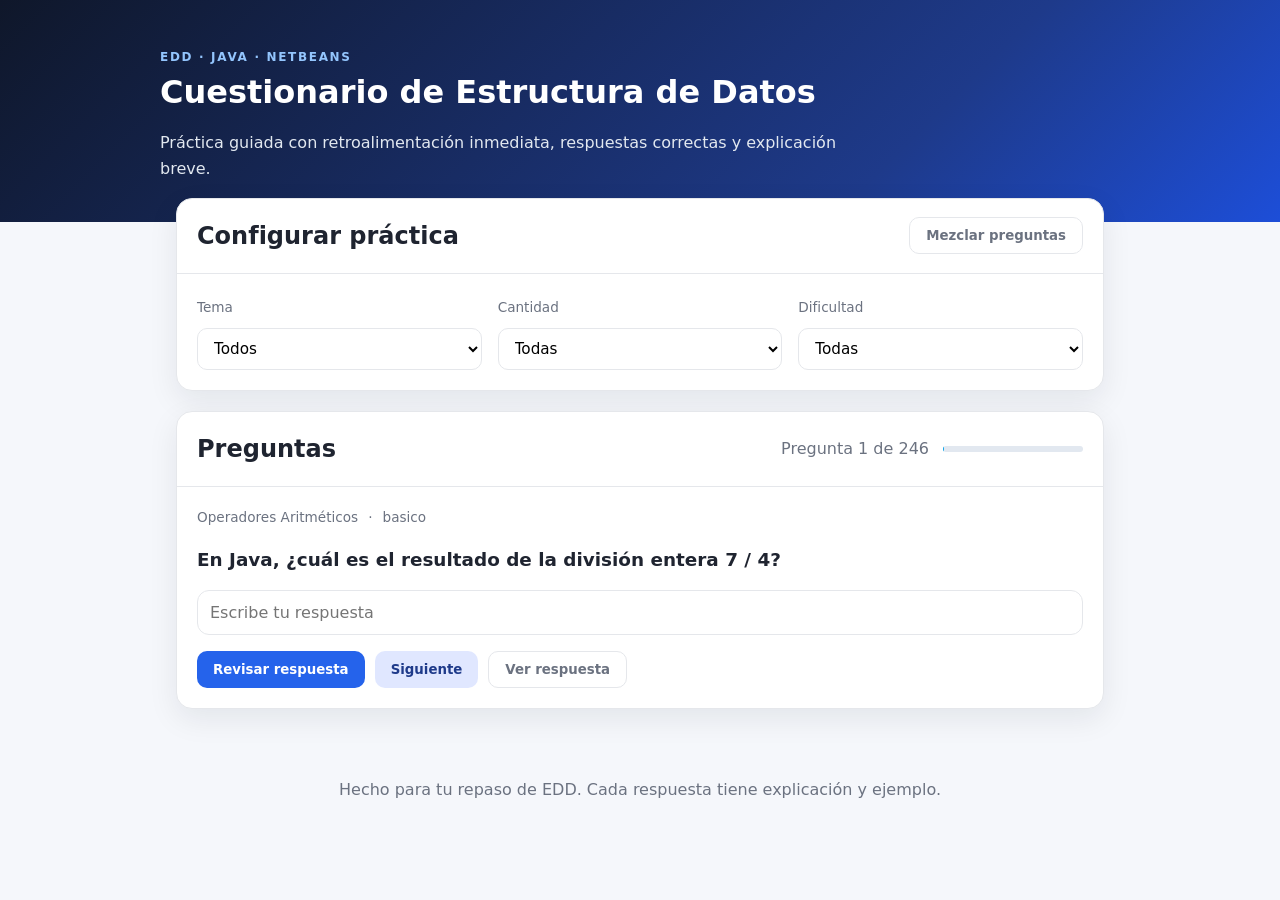
<file: index.html>
<!doctype html>
<html lang="es">
<head>
  <meta charset="utf-8" />
  <meta name="viewport" content="width=device-width, initial-scale=1" />
  <title>Cuestionario Estructura de Datos</title>
  <link rel="stylesheet" href="styles.css" />
</head>
<body>
  <header class="hero">
    <div class="hero-content">
      <p class="tag">EDD · Java · NetBeans</p>
      <h1>Cuestionario de Estructura de Datos</h1>
      <p class="subtitle">Práctica guiada con retroalimentación inmediata, respuestas correctas y explicación breve.</p>
    </div>
  </header>

  <main class="container">
    <section class="panel" aria-labelledby="config-title">
      <div class="panel-header">
        <h2 id="config-title">Configurar práctica</h2>
        <button id="shuffleBtn" class="ghost">Mezclar preguntas</button>
      </div>
      <div class="panel-body grid">
        <div class="field">
          <label for="topicSelect">Tema</label>
          <select id="topicSelect">
            <option value="all">Todos</option>
          </select>
        </div>
        <div class="field">
          <label for="countSelect">Cantidad</label>
          <select id="countSelect">
            <option value="all">Todas</option>
          </select>
        </div>
        <div class="field">
          <label for="difficultySelect">Dificultad</label>
          <select id="difficultySelect">
            <option value="all">Todas</option>
          </select>
        </div>
      </div>
    </section>

    <section class="panel" aria-labelledby="quiz-title">
      <div class="panel-header">
        <h2 id="quiz-title">Preguntas</h2>
        <div class="progress" aria-live="polite">
          <span id="progressText">Pregunta 1 de 1</span>
          <div class="progress-bar">
            <div id="progressFill" class="progress-fill"></div>
          </div>
        </div>
      </div>
      <div class="panel-body">
        <article id="questionCard" class="question"></article>
        <div id="feedback" class="feedback" aria-live="polite"></div>
        <div class="actions">
          <button id="checkBtn" class="primary">Revisar respuesta</button>
          <button id="nextBtn" class="secondary" disabled>Siguiente</button>
          <button id="showBtn" class="ghost">Ver respuesta</button>
        </div>
      </div>
    </section>

    <section class="panel" aria-labelledby="summary-title" id="summary" hidden>
      <div class="panel-header">
        <h2 id="summary-title">Resumen</h2>
        <button id="restartBtn" class="primary">Reiniciar práctica</button>
      </div>
      <div class="panel-body">
        <div class="summary-grid">
          <div>
            <p class="label">Puntaje</p>
            <p id="scoreText" class="score">0/0</p>
          </div>
          <div>
            <p class="label">Fortalecer</p>
            <ul id="weakTopics" class="weak-list"></ul>
          </div>
        </div>
        <div>
          <h3>Recomendaciones</h3>
          <ul class="recommendations">
            <li>Repite las preguntas donde fallaste y escribe el razonamiento antes de responder.</li>
            <li>Implementa al menos una estructura por tema en Java (pila, cola, lista, árbol).</li>
            <li>Practica el análisis de complejidad con ejemplos concretos.</li>
          </ul>
        </div>
      </div>
    </section>
  </main>

  <footer class="footer">
    <p>Hecho para tu repaso de EDD. Cada respuesta tiene explicación y ejemplo.</p>
  </footer>

  <script src="questions.js" defer></script>
  <script src="app.js" defer></script>
</body>
</html>
</file>
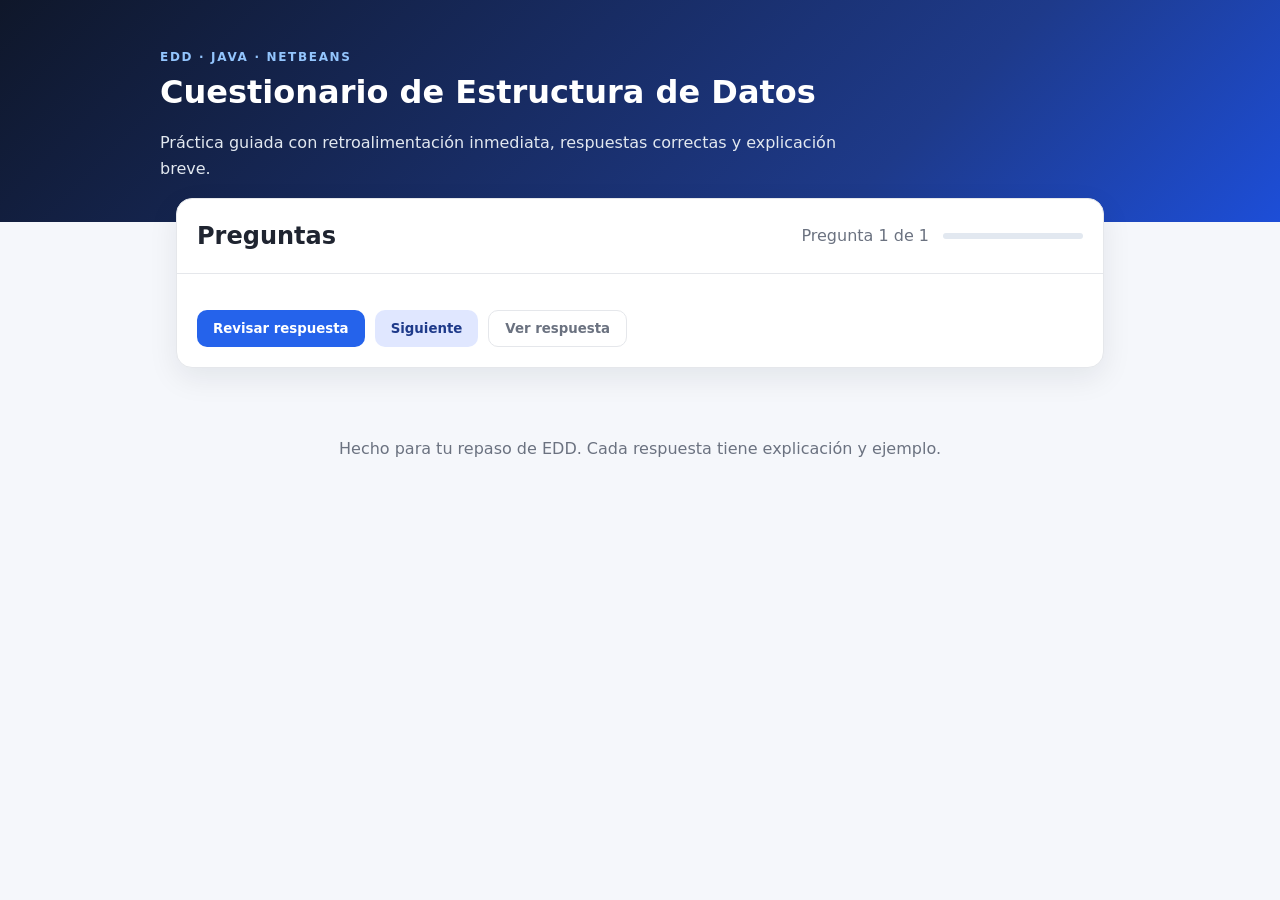
<file: index-standalone.html>
<!doctype html>
<html lang="es">
<head>
  <meta charset="utf-8" />
  <meta name="viewport" content="width=device-width, initial-scale=1" />
  <title>Cuestionario Estructura de Datos</title>
  <style>
    :root {
      color-scheme: light;
      --bg: #f5f7fb;
      --card: #ffffff;
      --text: #1f2430;
      --muted: #6b7280;
      --primary: #2563eb;
      --primary-600: #1d4ed8;
      --accent: #0ea5e9;
      --border: #e5e7eb;
      
      --shadow: 0 10px 30px rgba(15, 23, 42, 0.08);
    }

    * {
      box-sizing: border-box;
      margin: 0;
      padding: 0;
      font-family: "Inter", "Segoe UI", system-ui, sans-serif;
    }

    body {
      background: var(--bg);
      color: var(--text);
      line-height: 1.6;
    }

    .hero {
      background: linear-gradient(135deg, #0f172a, #1e3a8a 70%, #1d4ed8);
      color: #fff;
      padding: 48px 16px 40px;
    }

    .hero-content {
      max-width: 960px;
      margin: 0 auto;
    }

    .tag {
      text-transform: uppercase;
      letter-spacing: 0.14em;
      font-size: 0.75rem;
      color: #93c5fd;
      font-weight: 600;
    }

    .subtitle {
      margin-top: 12px;
      color: #e2e8f0;
      max-width: 720px;
    }

    .container {
      max-width: 960px;
      margin: -24px auto 48px;
      padding: 0 16px;
      display: grid;
      gap: 20px;
    }

    .panel {
      background: var(--card);
      border-radius: 16px;
      box-shadow: var(--shadow);
      border: 1px solid var(--border);
      overflow: hidden;
    }

    .panel-header {
      display: flex;
      justify-content: space-between;
      align-items: center;
      padding: 18px 20px;
      border-bottom: 1px solid var(--border);
      gap: 12px;
      flex-wrap: wrap;
    }

    .panel-body {
      padding: 20px;
    }

    .grid {
      display: grid;
      grid-template-columns: repeat(auto-fit, minmax(180px, 1fr));
      gap: 16px;
    }

    .field label {
      font-size: 0.85rem;
      color: var(--muted);
    }

    .field select {
      margin-top: 8px;
      width: 100%;
      padding: 10px 12px;
      border-radius: 10px;
      border: 1px solid var(--border);
      background: #fff;
      font-size: 0.95rem;
    }

    .question {
      display: grid;
      gap: 16px;
    }

    .question h3 {
      font-size: 1.15rem;
    }

    .question .meta {
      display: flex;
      gap: 10px;
      flex-wrap: wrap;
      color: var(--muted);
      font-size: 0.85rem;
    }

    .code-block {
      background: #0f172a;
      color: #e2e8f0;
      padding: 16px;
      border-radius: 12px;
      font-family: "Fira Code", "Cascadia Code", monospace;
      font-size: 0.9rem;
      white-space: pre-wrap;
    }

    .options {
      display: grid;
      gap: 12px;
    }

    .option {
      display: flex;
      align-items: center;
      gap: 10px;
      padding: 12px 14px;
      border: 1px solid var(--border);
      border-radius: 12px;
      cursor: pointer;
      transition: border-color 0.2s, background 0.2s;
    }

    .option:hover {
      border-color: var(--accent);
      background: #eff6ff;
    }

    .input-answer {
      padding: 12px;
      border-radius: 12px;
      border: 1px solid var(--border);
      font-size: 1rem;
    }

    .progress {
      display: flex;
      align-items: center;
      gap: 14px;
      color: var(--muted);
    }

    .progress-bar {
      width: 140px;
      height: 6px;
      border-radius: 999px;
      background: #e2e8f0;
      overflow: hidden;
    }

    .progress-fill {
      height: 100%;
      background: var(--accent);
      width: 0%;
    }

    .actions {
      margin-top: 16px;
      display: flex;
      flex-wrap: wrap;
      gap: 10px;
    }

    button {
      padding: 10px 16px;
      border-radius: 10px;
      border: none;
      font-weight: 600;
      cursor: pointer;
    }

    .primary {
      background: var(--primary);
      color: #fff;
    }

    .primary:hover {
      background: var(--primary-600);
    }

    .secondary {
      background: #e0e7ff;
      color: #1e3a8a;
    }

    .ghost {
      background: transparent;
      color: var(--muted);
      border: 1px solid var(--border);
    }

    .feedback {
      margin-top: 16px;
      padding: 16px;
      border-radius: 12px;
      border: 1px solid var(--border);
      background: #f8fafc;
      display: none;
    }

    .feedback.success {
      border-color: #bbf7d0;
      background: #f0fdf4;
      color: #166534;
      display: block;
    }

    .feedback.error {
      border-color: #fecaca;
      background: #fef2f2;
      color: #991b1b;
      display: block;
    }

    .summary-grid {
      display: grid;
      grid-template-columns: repeat(auto-fit, minmax(200px, 1fr));
      gap: 16px;
      align-items: start;
    }

    .score {
      font-size: 2rem;
      font-weight: 700;
    }

    .label {
      color: var(--muted);
    }

    .weak-list {
      list-style: disc;
      margin-left: 18px;
    }

    .recommendations {
      margin-top: 8px;
      list-style: disc;
      margin-left: 18px;
    }

    .footer {
      text-align: center;
      padding: 20px 12px 40px;
      color: var(--muted);
    }

    @media (max-width: 680px) {
      .progress-bar {
        width: 100px;
      }
    }
  </style>
</head>
<body>
  <header class="hero">
    <div class="hero-content">
      <p class="tag">EDD · Java · NetBeans</p>
      <h1>Cuestionario de Estructura de Datos</h1>
      <p class="subtitle">Práctica guiada con retroalimentación inmediata, respuestas correctas y explicación breve.</p>
    </div>
  </header>

  <main class="container">
    <section class="panel" aria-labelledby="quiz-title">
      <div class="panel-header">
        <h2 id="quiz-title">Preguntas</h2>
        <div class="progress" aria-live="polite">
          <span id="progressText">Pregunta 1 de 1</span>
          <div class="progress-bar">
            <div id="progressFill" class="progress-fill"></div>
          </div>
        </div>
      </div>
      <div class="panel-body">
        <article id="questionCard" class="question"></article>
        <div id="feedback" class="feedback" aria-live="polite"></div>
        <div class="actions">
          <button id="checkBtn" class="primary">Revisar respuesta</button>
          <button id="nextBtn" class="secondary" disabled>Siguiente</button>
          <button id="showBtn" class="ghost">Ver respuesta</button>
        </div>
      </div>
    </section>

    <section class="panel" aria-labelledby="summary-title" id="summary" hidden>
      <div class="panel-header">
        <h2 id="summary-title">Resumen</h2>
        <button id="restartBtn" class="primary">Reiniciar práctica</button>
      </div>
      <div class="panel-body">
        <div class="summary-grid">
          <div>
            <p class="label">Puntaje</p>
            <p id="scoreText" class="score">0/0</p>
          </div>
          <div>
            <p class="label">Fortalecer</p>
            <ul id="weakTopics" class="weak-list"></ul>
          </div>
        </div>
        <div>
          <h3>Recomendaciones</h3>
          <ul class="recommendations">
            <li>Repite las preguntas donde fallaste y escribe el razonamiento antes de responder.</li>
            <li>Implementa al menos una estructura por tema en Java (pila, cola, lista, árbol).</li>
            <li>Practica el análisis de complejidad con ejemplos concretos.</li>
          </ul>
        </div>
      </div>
    </section>
  </main>

  <footer class="footer">
    <p>Hecho para tu repaso de EDD. Cada respuesta tiene explicación y ejemplo.</p>
  </footer>

  <script>
    window.QUESTION_BANK = [
  // ============================================
  // OPERADORES EN JAVA
  // ============================================
  {
    id: 1,
    topic: "Operadores Aritméticos",
    difficulty: "basico",
    type: "input",
    prompt: "En Java, ¿cuál es el resultado de la división entera 7 / 4?",
    answer: ["1"],
    answerText: "1",
    explanation: "La división entera en Java trunca la parte decimal. 7/4 = 1.75, pero como ambos son enteros, el resultado es 1.",
    hint: "La división entera NO redondea, solo trunca la parte decimal."
  },
  {
    id: 2,
    topic: "Operadores Aritméticos",
    difficulty: "basico",
    type: "input",
    prompt: "¿Cuál es el resultado de 17 % 5 en Java?",
    answer: ["2"],
    answerText: "2",
    explanation: "El operador % (módulo o residuo) devuelve el residuo de la división. 17 = 3*5 + 2, por lo tanto 17 % 5 = 2.",
    hint: "El operador % calcula el residuo de la división."
  },
  {
    id: 3,
    topic: "Operadores Aritméticos",
    difficulty: "medio",
    type: "mcq",
    prompt: "¿Cuál es el resultado de la expresión: 7 % 4?",
    choices: ["0", "1", "2", "3"],
    answer: 3,
    explanation: "7 dividido entre 4 es 1 con residuo 3. El operador % devuelve el residuo, por lo tanto 7 % 4 = 3.",
    hint: "7 = 1*4 + 3"
  },
  {
    id: 4,
    topic: "Operadores Relacionales",
    difficulty: "basico",
    type: "input",
    prompt: "En Java, ¿cuál es el operador relacional para 'no es igual'?",
    answer: ["!="],
    answerText: "!=",
    explanation: "El operador de desigualdad en Java es != (no usar =, es comparación).",
    hint: "Se usa el signo de exclamación con el igual."
  },
  {
    id: 5,
    topic: "Operadores Relacionales",
    difficulty: "basico",
    type: "truefalse",
    prompt: "En Java, el operador == se utiliza para comparar si dos valores son iguales.",
    choices: ["Verdadero", "Falso"],
    answer: 0,
    explanation: "El operador == (doble igual) se usa para comparación. El operador = (un solo igual) se usa para asignación.",
    hint: "No confundir = (asignación) con == (comparación)."
  },
  {
    id: 6,
    topic: "Operadores de Asignación",
    difficulty: "medio",
    type: "mcq",
    prompt: "Si int x = 10; y luego ejecutamos x += 5; ¿cuál es el valor final de x?",
    choices: ["5", "10", "15", "50"],
    answer: 2,
    explanation: "El operador += es equivalente a x = x + 5. Por lo tanto, x = 10 + 5 = 15.",
    hint: "x += 5 es lo mismo que x = x + 5."
  },
  {
    id: 7,
    topic: "Operadores de Asignación",
    difficulty: "medio",
    type: "input",
    prompt: "¿Cuál es la forma simplificada de escribir la operación: algo = algo * 3?",
    answer: ["algo *= 3", "algo*=3"],
    answerText: "algo *= 3",
    explanation: "Los operadores de asignación compuestos combinan una operación aritmética con la asignación. algo *= 3 es equivalente a algo = algo * 3.",
    hint: "Se juntan el operador de multiplicación con el de asignación."
  },
  {
    id: 8,
    topic: "Jerarquía de Operadores",
    difficulty: "basico",
    type: "truefalse",
    prompt: "El paréntesis ( ) es el único operador asociativo en Java y permite indicar en qué orden deben realizarse las operaciones.",
    choices: ["Verdadero", "Falso"],
    answer: 0,
    explanation: "Los paréntesis tienen la mayor prioridad y permiten controlar el orden de evaluación de las operaciones.",
    hint: "Los paréntesis se evalúan primero, como en matemáticas."
  },
  {
    id: 9,
    topic: "Jerarquía de Operadores",
    difficulty: "medio",
    type: "mcq",
    prompt: "¿Qué operadores tienen el mismo nivel de precedencia en Java?",
    choices: ["+ y -", "* y +", "/ y +", "+ y =="],
    answer: 0,
    explanation: "Los operadores de suma (+) y resta (-) tienen el mismo nivel de precedencia y se evalúan de izquierda a derecha.",
    hint: "Los operadores aritméticos del mismo tipo tienen la misma prioridad."
  },
  {
    id: 10,
    topic: "Operadores Lógicos",
    difficulty: "basico",
    type: "mcq",
    prompt: "¿Cuál es el operador lógico AND en Java?",
    choices: ["&&", "&", "AND", "and"],
    answer: 1,
    explanation: "El operador lógico AND de bit es &. El operador && es el AND lógico con cortocircuito.",
    hint: "Puede ser un solo ampersand o doble."
  },

  // ============================================
  // CONDICIONALES EN JAVA
  // ============================================
  {
    id: 11,
    topic: "Estructuras Condicionales",
    difficulty: "basico",
    type: "mcq",
    prompt: "¿Cuál es la estructura de control más básica en Java para tomar decisiones?",
    choices: ["switch", "if-then", "for", "while"],
    answer: 1,
    explanation: "La estructura if-then es la sentencia de control de flujo más básica. Permite ejecutar código solo si una condición es verdadera.",
    hint: "Es la estructura más simple, 'si esto, entonces haz aquello'."
  },
  {
    id: 12,
    topic: "Estructuras Condicionales",
    difficulty: "basico",
    type: "truefalse",
    prompt: "La cláusula 'else' se ejecuta cuando la condición del 'if' es falsa.",
    choices: ["Verdadero", "Falso"],
    answer: 0,
    explanation: "La cláusula else proporciona un camino de ejecución alternativo cuando la condición if es false.",
    hint: "else = 'de lo contrario'."
  },
  {
    id: 13,
    topic: "Estructuras Condicionales",
    difficulty: "medio",
    type: "input",
    prompt: "¿Qué imprime este código?\n\nint x = 15;\nif (x > 10) {\n    System.out.println(\"Mayor\");\n} else {\n    System.out.println(\"Menor\");\n}",
    answer: ["Mayor", "mayor"],
    answerText: "Mayor",
    explanation: "Como x = 15 y 15 > 10, la condición es verdadera y se ejecuta el primer bloque imprimiendo 'Mayor'.",
    hint: "Evalúa la condición: ¿15 es mayor que 10?"
  },
  {
    id: 14,
    topic: "Estructuras Condicionales",
    difficulty: "medio",
    type: "input",
    prompt: "En la estructura else-if, ¿qué sucede cuando se encuentra la primera condición verdadera?",
    answer: ["se detiene", "el programa se detiene", "deja de evaluar", "termina", "se ejecuta y termina"],
    answerText: "El programa se detiene en la primera condición verdadera",
    explanation: "En una cadena else-if, las condiciones se evalúan en orden y el programa se detiene en la primera que sea true.",
    hint: "No se evalúan las demás condiciones después de encontrar una verdadera."
  },
  {
    id: 15,
    topic: "Estructuras Condicionales",
    difficulty: "medio",
    type: "input",
    prompt: "¿Qué imprime este código?\n\nint nota = 85;\nif (nota >= 90) {\n    System.out.println(\"A\");\n} else if (nota >= 80) {\n    System.out.println(\"B\");\n} else {\n    System.out.println(\"C\");\n}",
    answer: ["B", "b"],
    answerText: "B",
    explanation: "nota = 85, no cumple nota >= 90, pero SÍ cumple nota >= 80, por lo tanto imprime 'B' y se detiene.",
    hint: "Se evalúa en orden: ¿85 >= 90? No. ¿85 >= 80? Sí."
  },
  {
    id: 16,
    topic: "Switch",
    difficulty: "basico",
    type: "truefalse",
    prompt: "La estructura switch evalúa una sola variable contra una lista de valores específicos.",
    choices: ["Verdadero", "Falso"],
    answer: 0,
    explanation: "Switch está diseñado para evaluar una variable contra múltiples valores constantes (cases).",
    hint: "Es ideal para menús y selecciones con valores exactos."
  },
  {
    id: 17,
    topic: "Switch",
    difficulty: "medio",
    type: "input",
    prompt: "En una estructura switch, ¿qué palabra clave se usa para detener la ejecución y salir del switch?",
    answer: ["break"],
    answerText: "break",
    explanation: "La palabra clave 'break' detiene la ejecución del switch y evita que continúe ejecutando los siguientes cases.",
    hint: "Sin esta palabra, el código seguiría ejecutando los demás cases."
  },
  {
    id: 18,
    topic: "Switch",
    difficulty: "medio",
    type: "input",
    prompt: "¿Qué imprime este código?\n\nint dia = 3;\nswitch(dia) {\n    case 1: System.out.println(\"Lunes\"); break;\n    case 2: System.out.println(\"Martes\"); break;\n    case 3: System.out.println(\"Miércoles\"); break;\n    default: System.out.println(\"Otro\");\n}",
    answer: ["Miércoles", "miércoles", "Miercoles", "miercoles"],
    answerText: "Miércoles",
    explanation: "El valor de dia es 3, por lo tanto entra al case 3 e imprime 'Miércoles', luego el break sale del switch.",
    hint: "Busca el case que coincida con el valor 3."
  },
  {
    id: 19,
    topic: "Estructuras Condicionales",
    difficulty: "basico",
    type: "input",
    prompt: "¿Qué cláusula del switch maneja valores no previstos o no coincidentes?",
    answer: ["default"],
    answerText: "default",
    explanation: "La cláusula 'default' se ejecuta cuando ningún case coincide con el valor de la variable.",
    hint: "Es como el 'else' del switch."
  },
  {
    id: 20,
    topic: "Condicionales vs Switch",
    difficulty: "medio",
    type: "mcq",
    prompt: "¿Cuándo es más apropiado usar switch en lugar de if-else?",
    choices: ["Para rangos numéricos", "Para valores discretos exactos", "Para condiciones complejas", "Para comparaciones múltiples"],
    answer: 1,
    explanation: "Switch es ideal para comparar una variable con valores exactos y discretos (menús, opciones específicas).",
    hint: "Switch funciona mejor con valores concretos como 1, 2, 3 o 'A', 'B', 'C'."
  },

  // ============================================
  // BUCLES EN JAVA
  // ============================================
  {
    id: 21,
    topic: "Bucle While",
    difficulty: "basico",
    type: "truefalse",
    prompt: "El bucle while evalúa la condición ANTES de ejecutar el bloque de código.",
    choices: ["Verdadero", "Falso"],
    answer: 0,
    explanation: "While es una estructura de pre-prueba. Primero evalúa la condición, y si es true, ejecuta el código.",
    hint: "Es el 'guardián' que evalúa antes de dejar entrar."
  },
  {
    id: 22,
    topic: "Bucle Do-While",
    difficulty: "basico",
    type: "truefalse",
    prompt: "El bucle do-while garantiza que el código se ejecute al menos una vez.",
    choices: ["Verdadero", "Falso"],
    answer: 0,
    explanation: "Do-while es post-prueba: primero ejecuta el código, luego evalúa la condición. Por eso siempre se ejecuta al menos una vez.",
    hint: "Primero actúa, luego verifica."
  },
  {
    id: 23,
    topic: "While vs Do-While",
    difficulty: "medio",
    type: "mcq",
    prompt: "¿Cuál es la principal diferencia entre while y do-while?",
    choices: ["While es más rápido", "Do-while evalúa la condición al final", "While no puede tener break", "Do-while no puede usar contadores"],
    answer: 1,
    explanation: "While evalúa arriba (puede no ejecutarse nunca). Do-while evalúa abajo (se ejecuta al menos una vez).",
    hint: "La ubicación de la evaluación de la condición es diferente."
  },
  {
    id: 24,
    topic: "Bucle For",
    difficulty: "basico",
    type: "input",
    prompt: "¿Qué tipo de bucle es ideal cuando se conoce el rango exacto de iteraciones?",
    answer: ["for"],
    answerText: "for",
    explanation: "El bucle for es ideal para iterar sobre un rango conocido. Es compacto y centraliza inicialización, condición e incremento.",
    hint: "Es el más compacto y usado para recorrer arreglos."
  },
  {
    id: 25,
    topic: "Bucle For",
    difficulty: "medio",
    type: "mcq",
    prompt: "En un bucle for, ¿cuántas veces se ejecuta la inicialización?",
    choices: ["Nunca", "Una vez", "En cada iteración", "Depende de la condición"],
    answer: 1,
    explanation: "La inicialización (ej: int i=1) se ejecuta una sola vez al comenzar el bucle.",
    hint: "Solo se inicializa al inicio."
  },
  {
    id: 26,
    topic: "Bucles",
    difficulty: "basico",
    type: "input",
    prompt: "Si int count = 1; while (count <= 3) { count++; }, ¿cuántas veces se ejecuta el bucle?",
    answer: ["3", "tres"],
    answerText: "3",
    explanation: "El bucle se ejecuta cuando count vale 1, 2 y 3. Cuando count llega a 4, la condición (count <= 3) es false y termina.",
    hint: "Cuenta: 1, 2, 3."
  },
  {
    id: 27,
    topic: "Bucles Infinitos",
    difficulty: "basico",
    type: "truefalse",
    prompt: "Un bucle sin condición de salida (que nunca se vuelva false) se llama bucle infinito.",
    choices: ["Verdadero", "Falso"],
    answer: 0,
    explanation: "Si la condición nunca se vuelve false, el bucle continuará ejecutándose indefinidamente (bucle infinito).",
    hint: "Siempre debe haber una forma de que la condición sea false."
  },
  {
    id: 28,
    topic: "Uso de Bucles",
    difficulty: "medio",
    type: "mcq",
    prompt: "Según el PDF, ¿qué tipo de bucle se recomienda para menús de usuario?",
    choices: ["while", "for", "do-while", "for-each"],
    answer: 2,
    explanation: "Do-while es ideal para menús porque garantiza que se muestre al menos una vez antes de preguntar si continuar.",
    hint: "El menú debe mostrarse al menos una vez."
  },
  {
    id: 29,
    topic: "Bucles Anidados",
    difficulty: "medio",
    type: "truefalse",
    prompt: "Los bucles anidados son bucles dentro de otros bucles y se usan para procesar estructuras bidimensionales como matrices.",
    choices: ["Verdadero", "Falso"],
    answer: 0,
    explanation: "Un bucle anidado es un bucle dentro de otro. Son útiles para matrices (un bucle para filas, otro para columnas).",
    hint: "Bucle dentro de bucle = anidado."
  },
  {
    id: 30,
    topic: "Aplicación de Bucles",
    difficulty: "medio",
    type: "input",
    prompt: "¿Qué bucle usarías para imprimir la tabla de multiplicar del 5 (del 5x1 al 5x10)?",
    answer: ["for"],
    answerText: "for",
    explanation: "Como se conoce el rango exacto (del 1 al 10), el bucle for es la mejor opción: for(int i=1; i<=10; i++).",
    hint: "Conoces exactamente cuántas veces repetir (10 veces)."
  },

  // ============================================
  // ARREGLOS EN JAVA
  // ============================================
  {
    id: 31,
    topic: "Arreglos",
    difficulty: "basico",
    type: "truefalse",
    prompt: "Un arreglo en Java es una secuencia de datos del mismo tipo.",
    choices: ["Verdadero", "Falso"],
    answer: 0,
    explanation: "Un array agrupa varios elementos del mismo tipo de dato (int, double, String, etc.).",
    hint: "Todos los elementos deben ser del mismo tipo."
  },
  {
    id: 32,
    topic: "Arreglos",
    difficulty: "basico",
    type: "input",
    prompt: "En Java, los índices de un arreglo empiezan en ¿qué número?",
    answer: ["0", "cero"],
    answerText: "0",
    explanation: "Los índices en Java siempre empiezan en 0. Si un arreglo tiene n elementos, los índices van de 0 a n-1.",
    hint: "El primer elemento está en la posición 0."
  },
  {
    id: 33,
    topic: "Arreglos",
    difficulty: "medio",
    type: "mcq",
    prompt: "Si se declara int[] edad = new int[5];

    const questionCard = document.getElementById("questionCard");
    const feedback = document.getElementById("feedback");
    const progressText = document.getElementById("progressText");
    const progressFill = document.getElementById("progressFill");
    const checkBtn = document.getElementById("checkBtn");
    const nextBtn = document.getElementById("nextBtn");
    const showBtn = document.getElementById("showBtn");
    const summary = document.getElementById("summary");
    const scoreText = document.getElementById("scoreText");
    const weakTopics = document.getElementById("weakTopics");
    const restartBtn = document.getElementById("restartBtn");

    const normalize = (value) => value.toString().trim().toLowerCase();

    let pool = [...window.QUESTION_BANK];
    let activeQuestions = [];
    let currentIndex = 0;
    let score = 0;
    let answered = false;
    let mistakes = {};

    const shuffle = (array) => {
      const arr = [...array];
      for (let i = arr.length - 1; i > 0; i -= 1) {
        const j = Math.floor(Math.random() * (i + 1));
        [arr[i], arr[j]] = [arr[j], arr[i]];
      }
      return arr;
    };

    const buildActiveQuestions = () => {
      activeQuestions = [...pool];
      currentIndex = 0;
      score = 0;
      answered = false;
      mistakes = {};
      summary.hidden = true;
      renderQuestion();
    };

    const renderQuestion = () => {
      const total = activeQuestions.length;
      if (!total) return;

      const question = activeQuestions[currentIndex];
      answered = false;
      nextBtn.disabled = true;
      feedback.className = "feedback";
      feedback.textContent = "";
      feedback.style.display = "none";

      progressText.textContent = `Pregunta ${currentIndex + 1} de ${total}`;
      progressFill.style.width = `${((currentIndex + 1) / total) * 100}%`;

      const meta = `<div class="meta"><span>${question.topic}</span><span>·</span><span>${question.difficulty}</span></div>`;
      const codeBlock = question.code ? `<pre class="code-block">${question.code}</pre>` : "";

      let inputBlock = "";
      if (question.type === "mcq" || question.type === "truefalse") {
        inputBlock = `<div class="options">${question.choices
          .map(
            (choice, index) => `
          <label class="option">
            <input type="radio" name="answer" value="${index}" />
            <span>${choice}</span>
          </label>`
          )
          .join("")}</div>`;
      } else {
        inputBlock = `<input class="input-answer" type="text" id="textAnswer" placeholder="Escribe tu respuesta" autocomplete="off" />`;
      }

      questionCard.innerHTML = `
        ${meta}
        <h3>${question.prompt}</h3>
        ${codeBlock}
        ${inputBlock}
      `;
    };

    const getUserAnswer = () => {
      const question = activeQuestions[currentIndex];
      if (question.type === "mcq" || question.type === "truefalse") {
        const selected = questionCard.querySelector("input[name='answer']:checked");
        return selected ? Number(selected.value) : null;
      }
      const input = document.getElementById("textAnswer");
      return input ? input.value : "";
    };

    const evaluateAnswer = (forceShow = false) => {
      const question = activeQuestions[currentIndex];
      const userAnswer = getUserAnswer();

      if (!forceShow) {
        if (question.type === "input" && !userAnswer.trim()) {
          feedback.className = "feedback error";
          feedback.textContent = "Escribe una respuesta antes de revisar.";
          feedback.style.display = "block";
          return;
        }
        if ((question.type === "mcq" || question.type === "truefalse") && userAnswer === null) {
          feedback.className = "feedback error";
          feedback.textContent = "Selecciona una opción antes de revisar.";
          feedback.style.display = "block";
          return;
        }
      }

      let isCorrect = false;
      if (!forceShow) {
        if (question.type === "mcq" || question.type === "truefalse") {
          isCorrect = userAnswer === question.answer;
        } else {
          const accepted = Array.isArray(question.answer) ? question.answer : [question.answer];
          isCorrect = accepted.map(normalize).includes(normalize(userAnswer));
        }
      }

      if (forceShow) isCorrect = false;

      const correctText = question.type === "mcq" || question.type === "truefalse"
        ? question.choices[question.answer]
        : question.answerText || question.answer;

      feedback.className = `feedback ${isCorrect ? "success" : "error"}`;
      feedback.innerHTML = `
        <strong>${isCorrect ? "¡Correcto!" : "Respuesta incorrecta"}</strong><br />
        <span>Respuesta correcta: ${correctText}</span><br />
        <small>${question.explanation}</small>
      `;
      feedback.style.display = "block";

      if (!answered) {
        if (isCorrect) score += 1;
        else mistakes[question.topic] = (mistakes[question.topic] || 0) + 1;
      }

      answered = true;
      nextBtn.disabled = false;
    };

    const goNext = () => {
      if (currentIndex < activeQuestions.length - 1) {
        currentIndex += 1;
        renderQuestion();
      } else {
        showSummary();
      }
    };

    const showSummary = () => {
      summary.hidden = false;
      scoreText.textContent = `${score}/${activeQuestions.length}`;
      weakTopics.innerHTML = "";

      const entries = Object.entries(mistakes);
      if (!entries.length) {
        weakTopics.innerHTML = "<li>Sin temas críticos. ¡Buen trabajo!</li>";
      } else {
        entries
          .sort((a, b) => b[1] - a[1])
          .forEach(([topic, count]) => {
            const item = document.createElement("li");
            item.textContent = `${topic} (errores: ${count})`;
            weakTopics.appendChild(item);
          });
      }

      window.scrollTo({ top: document.body.scrollHeight, behavior: "smooth" });
    };

    checkBtn.addEventListener("click", () => evaluateAnswer(false));
    showBtn.addEventListener("click", () => evaluateAnswer(true));
    nextBtn.addEventListener("click", goNext);
    restartBtn.addEventListener("click", buildActiveQuestions);

    buildActiveQuestions();
  </script>
</body>
</html>
</file>
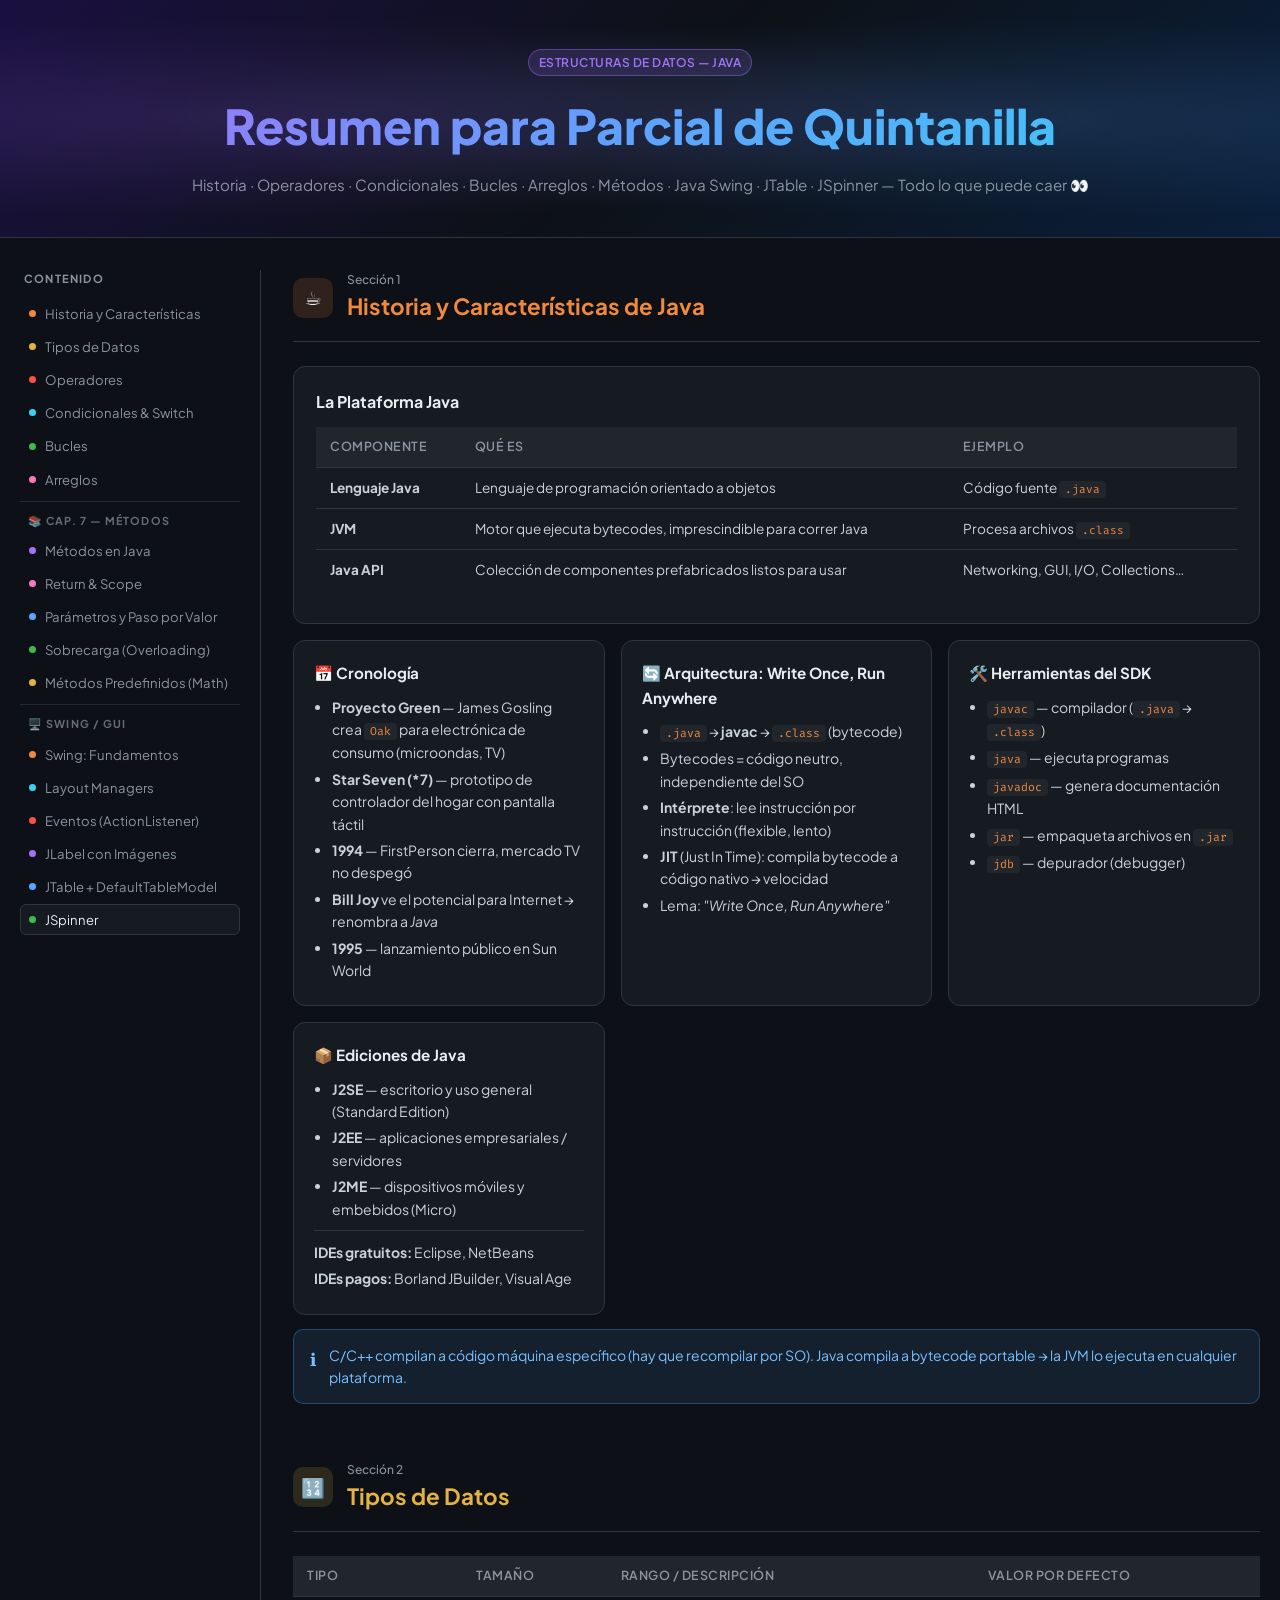
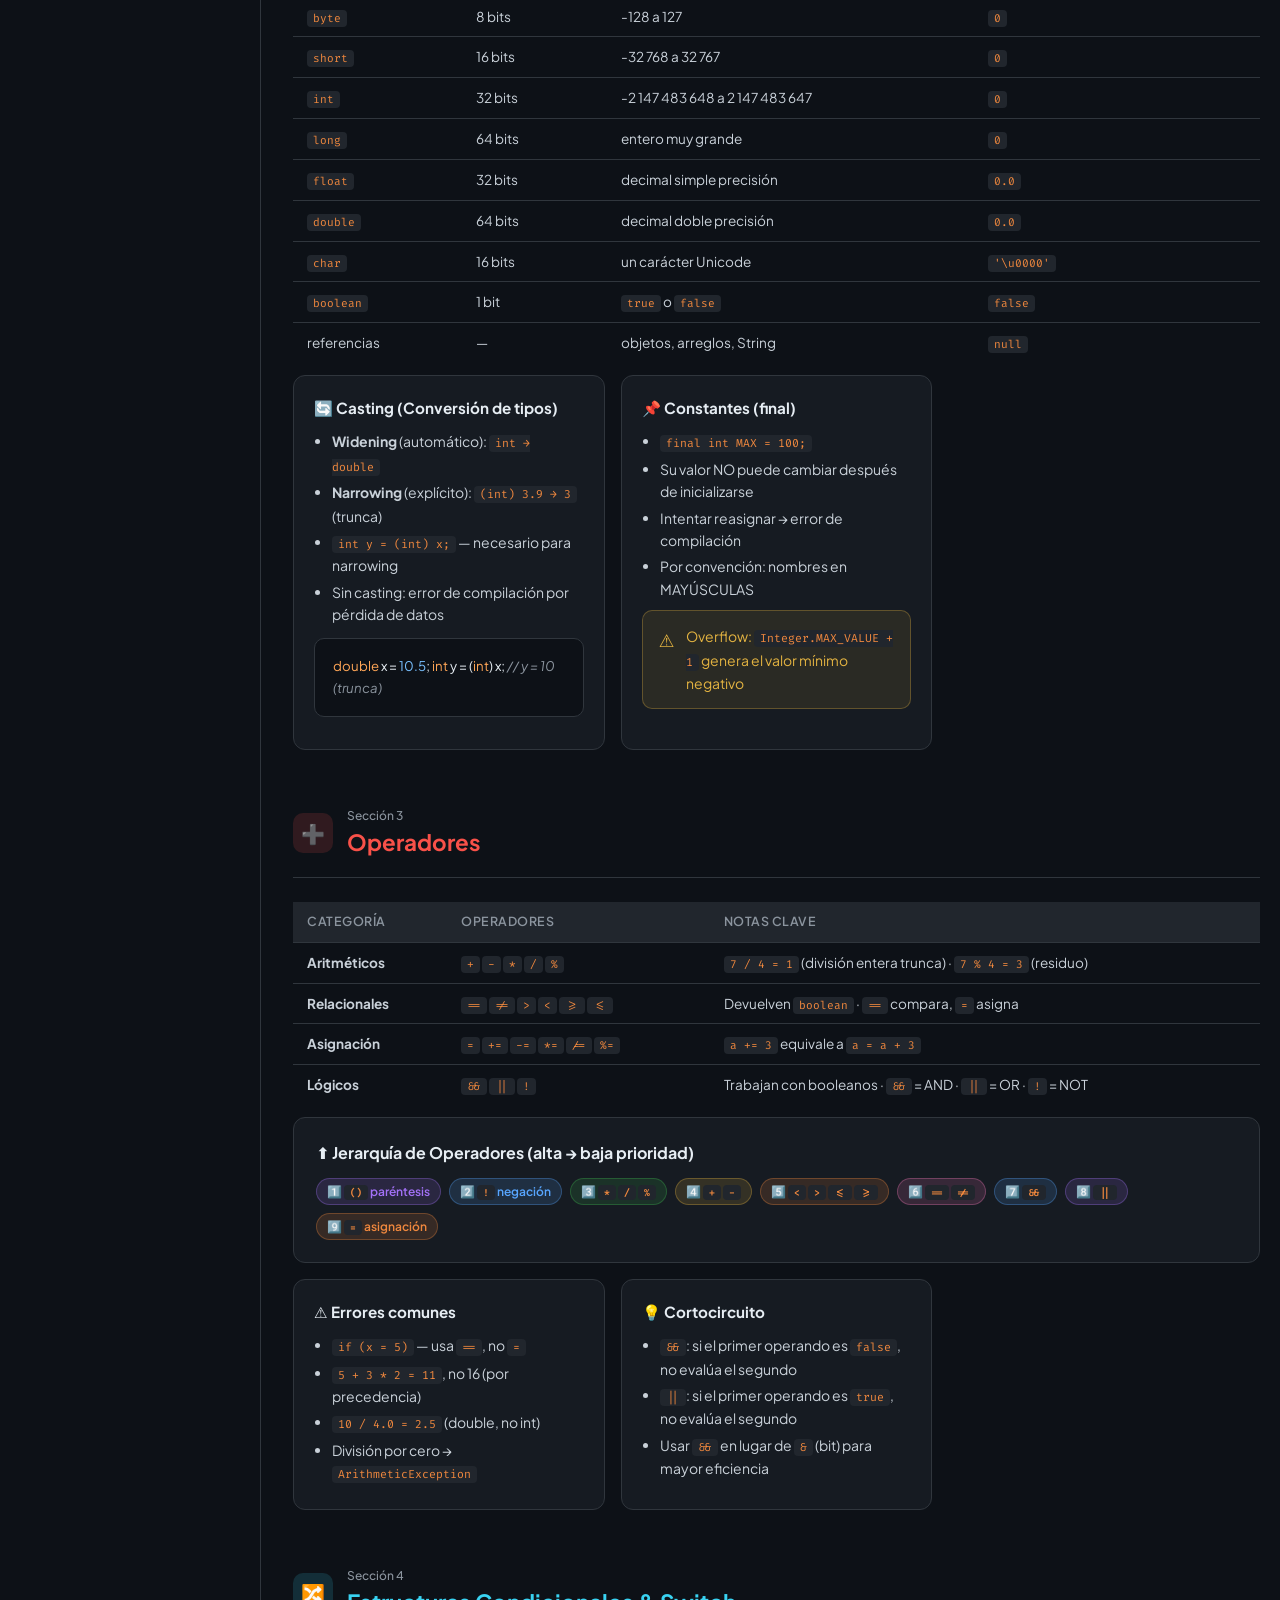
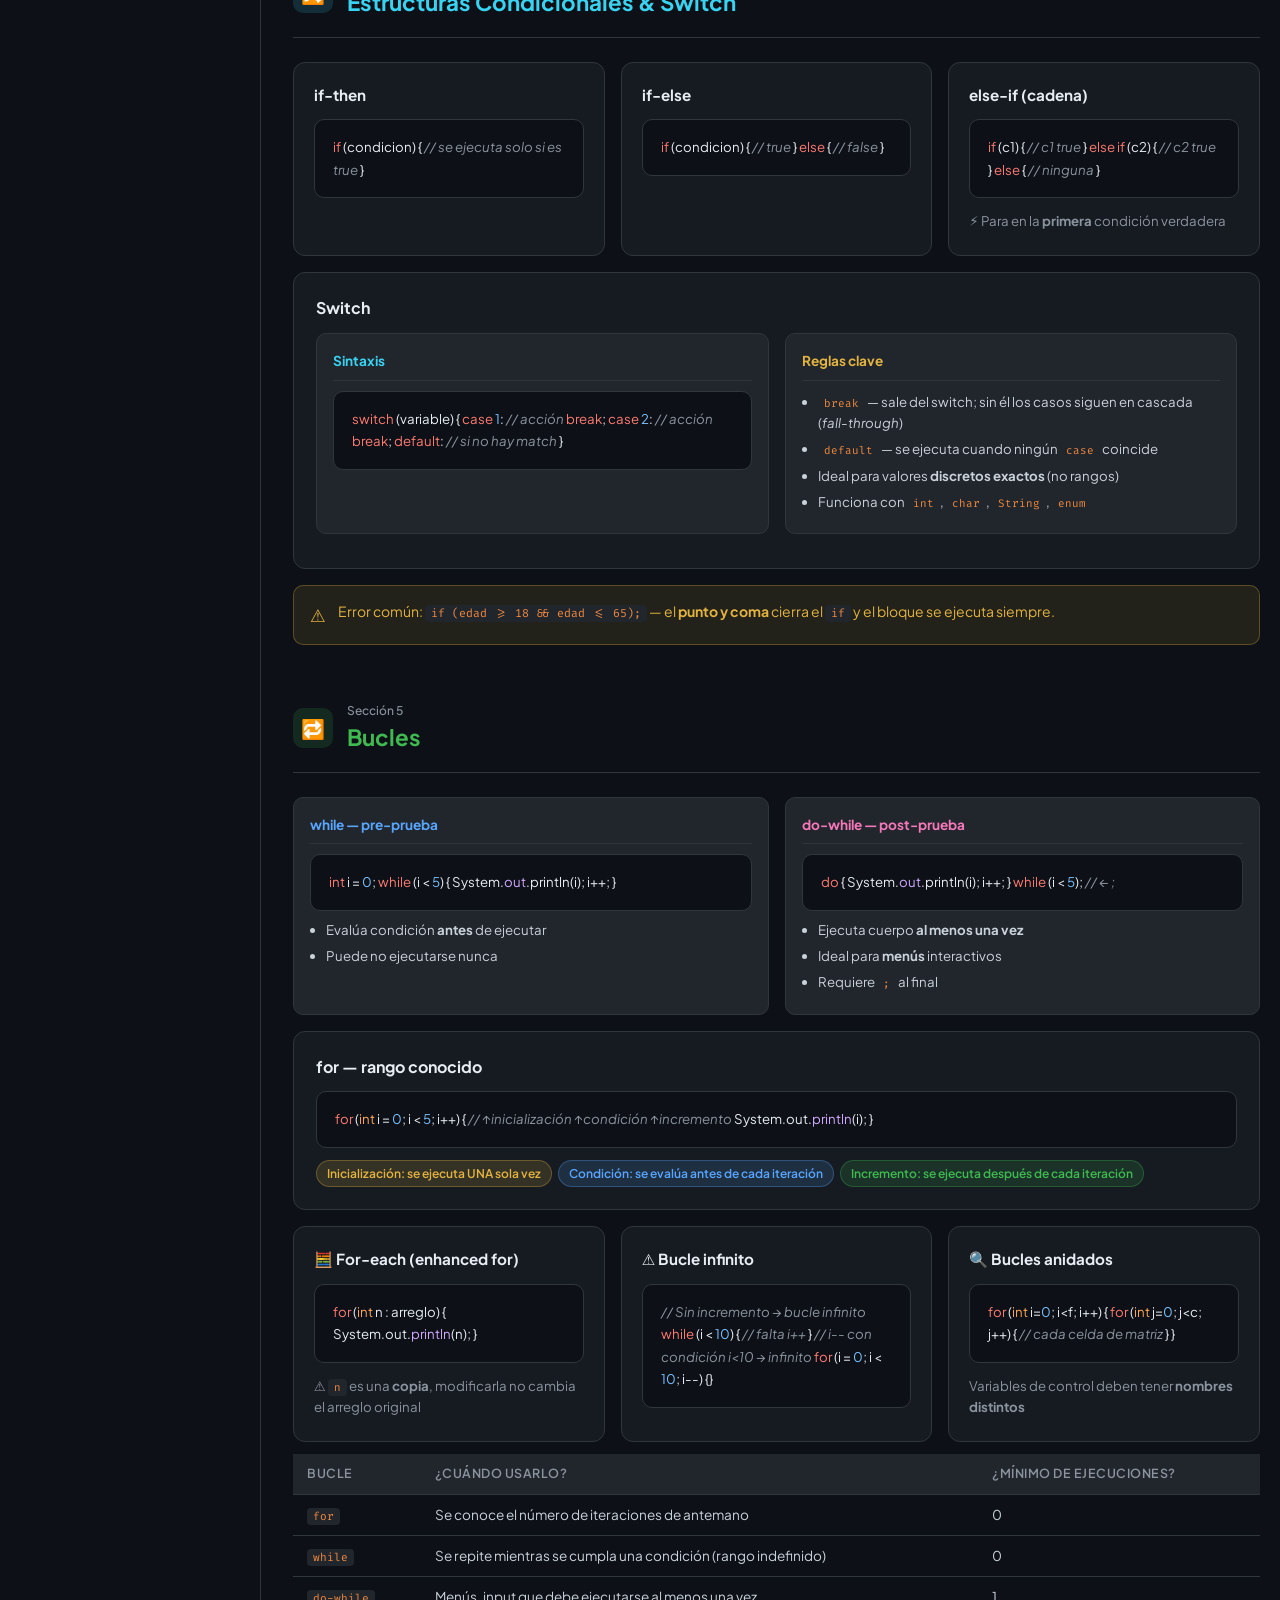
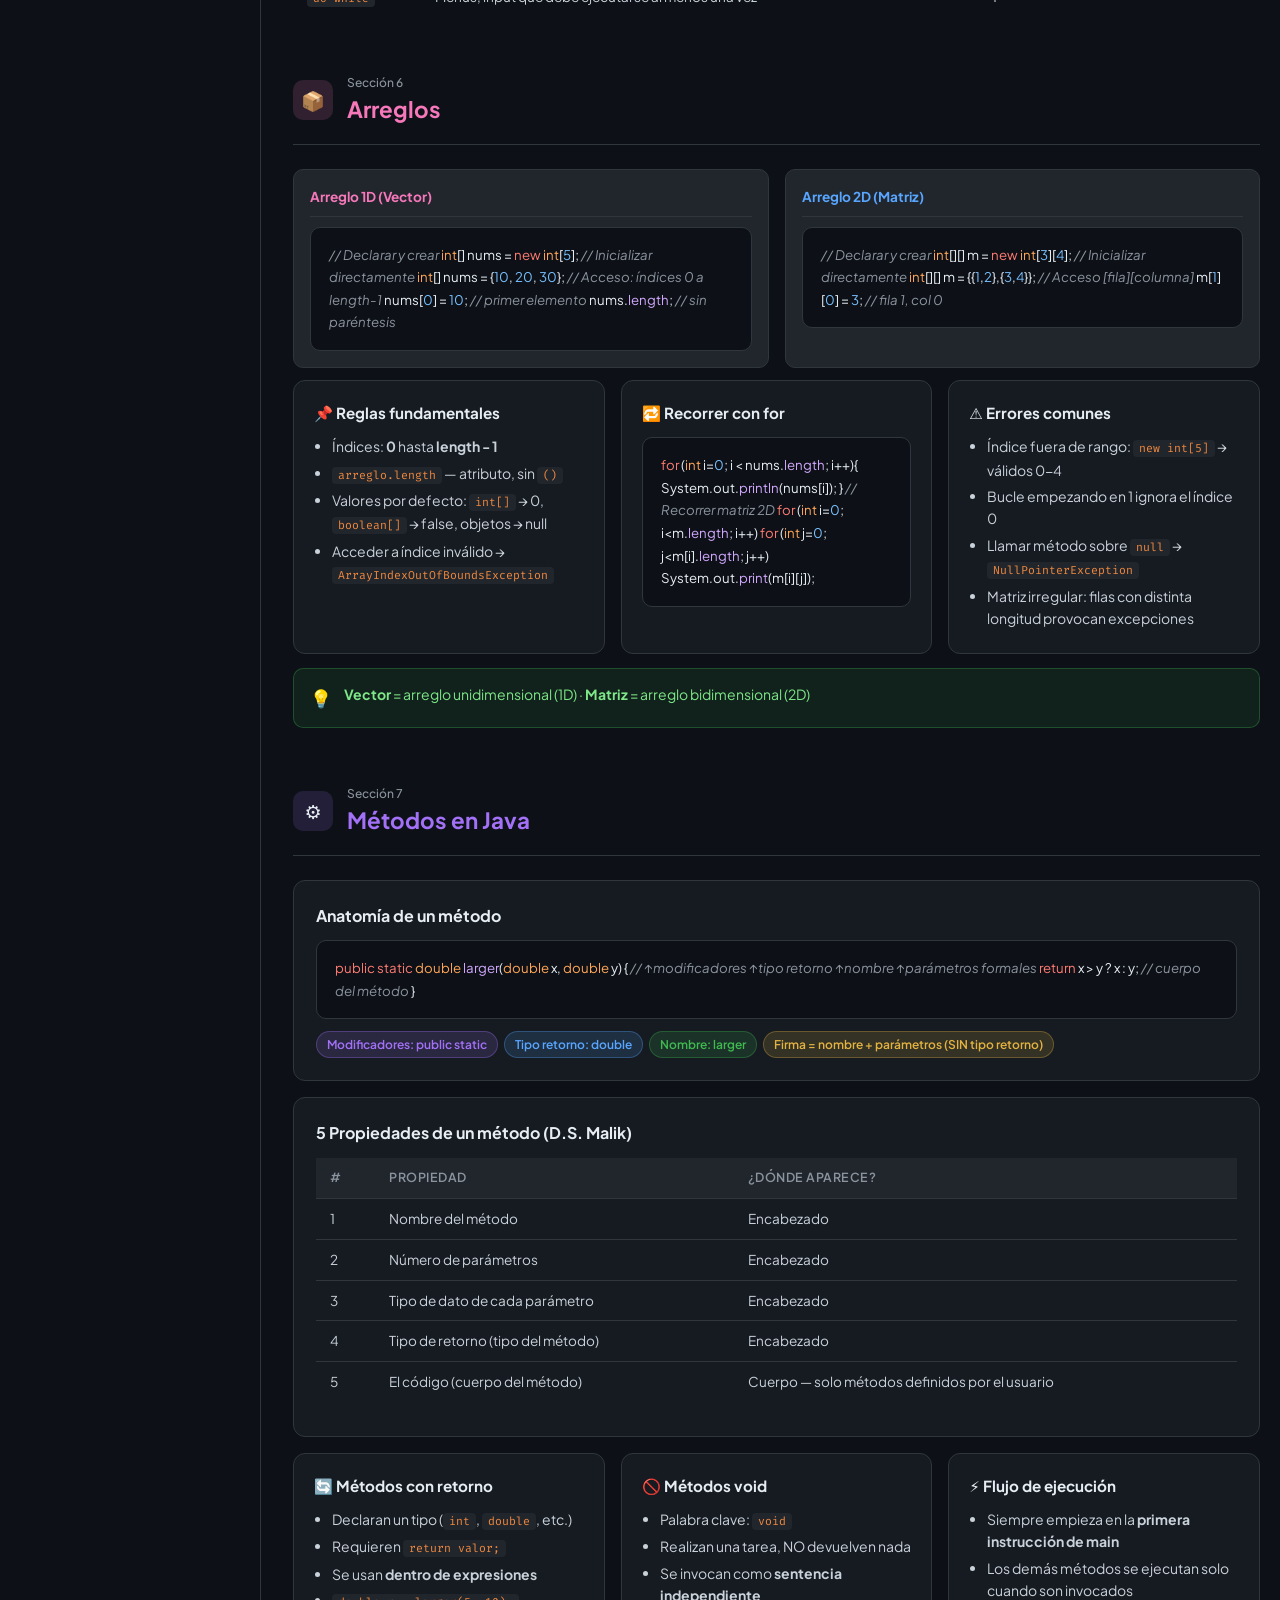
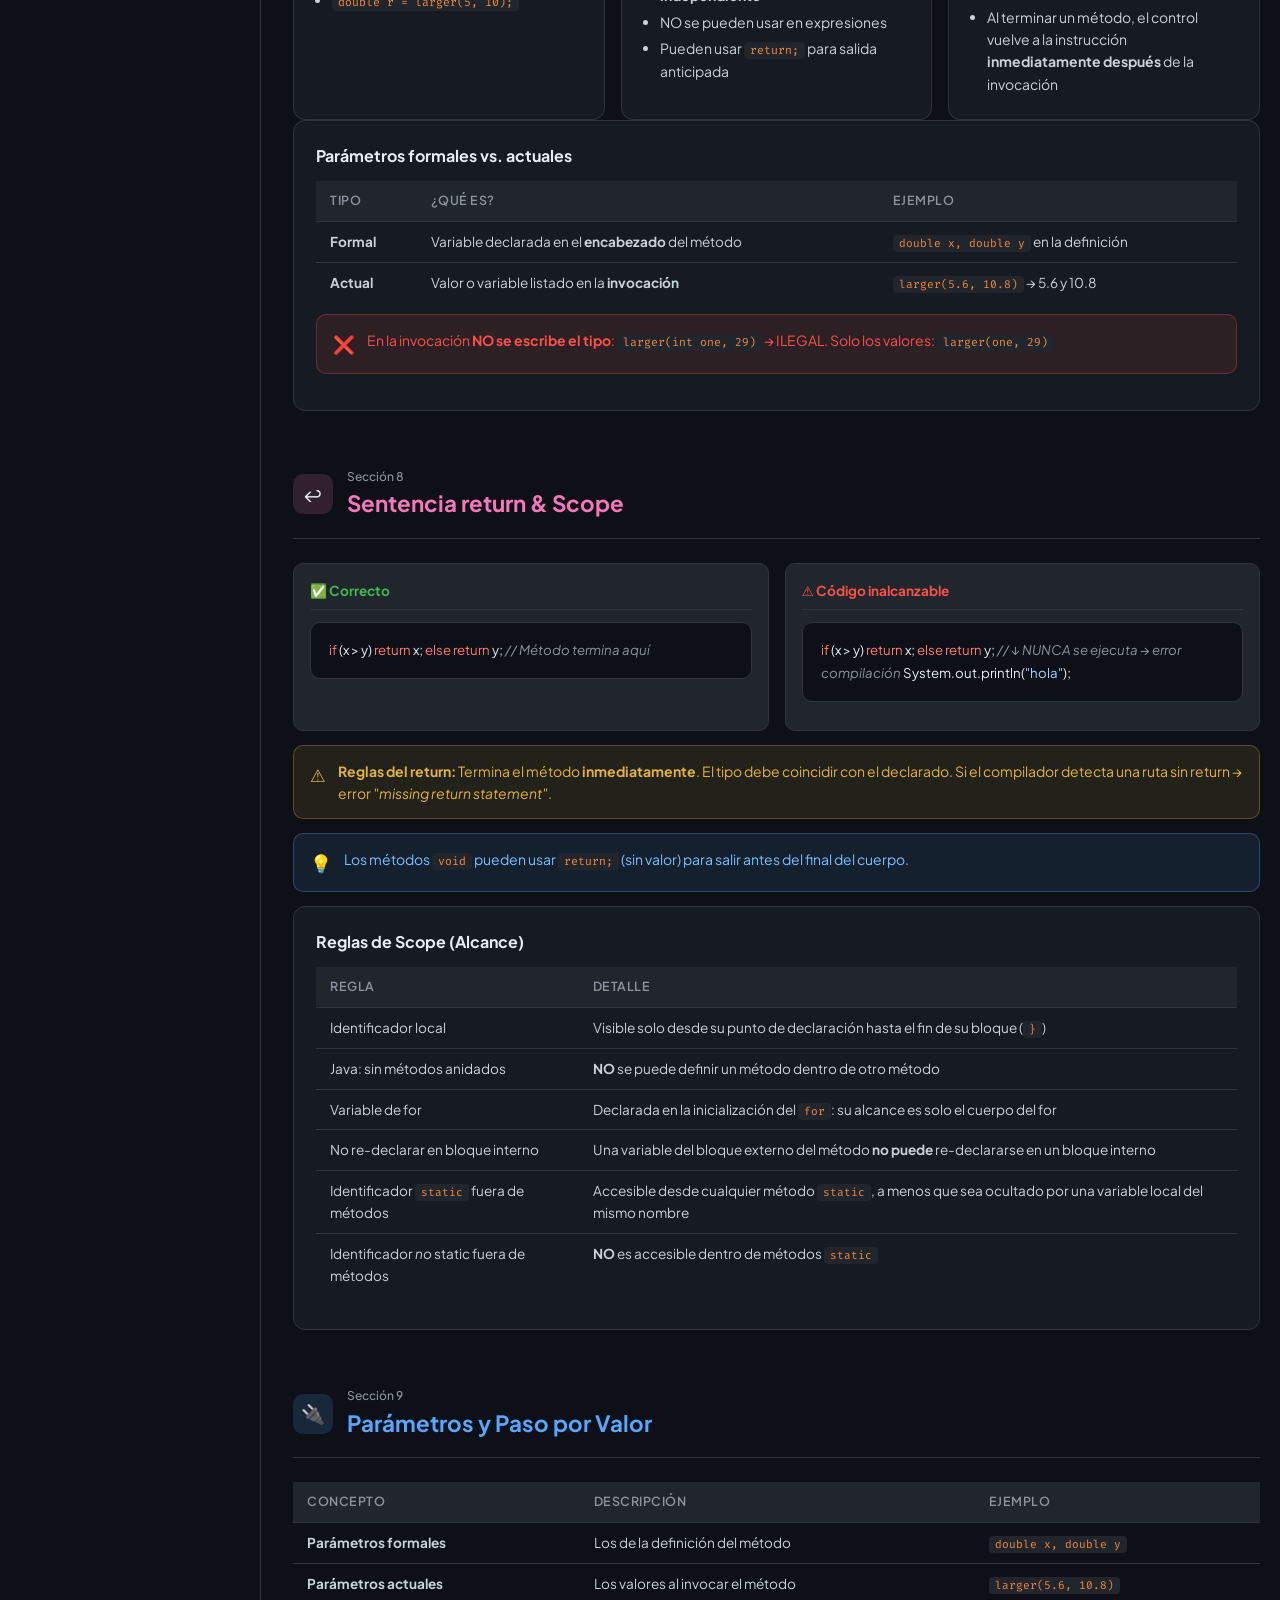
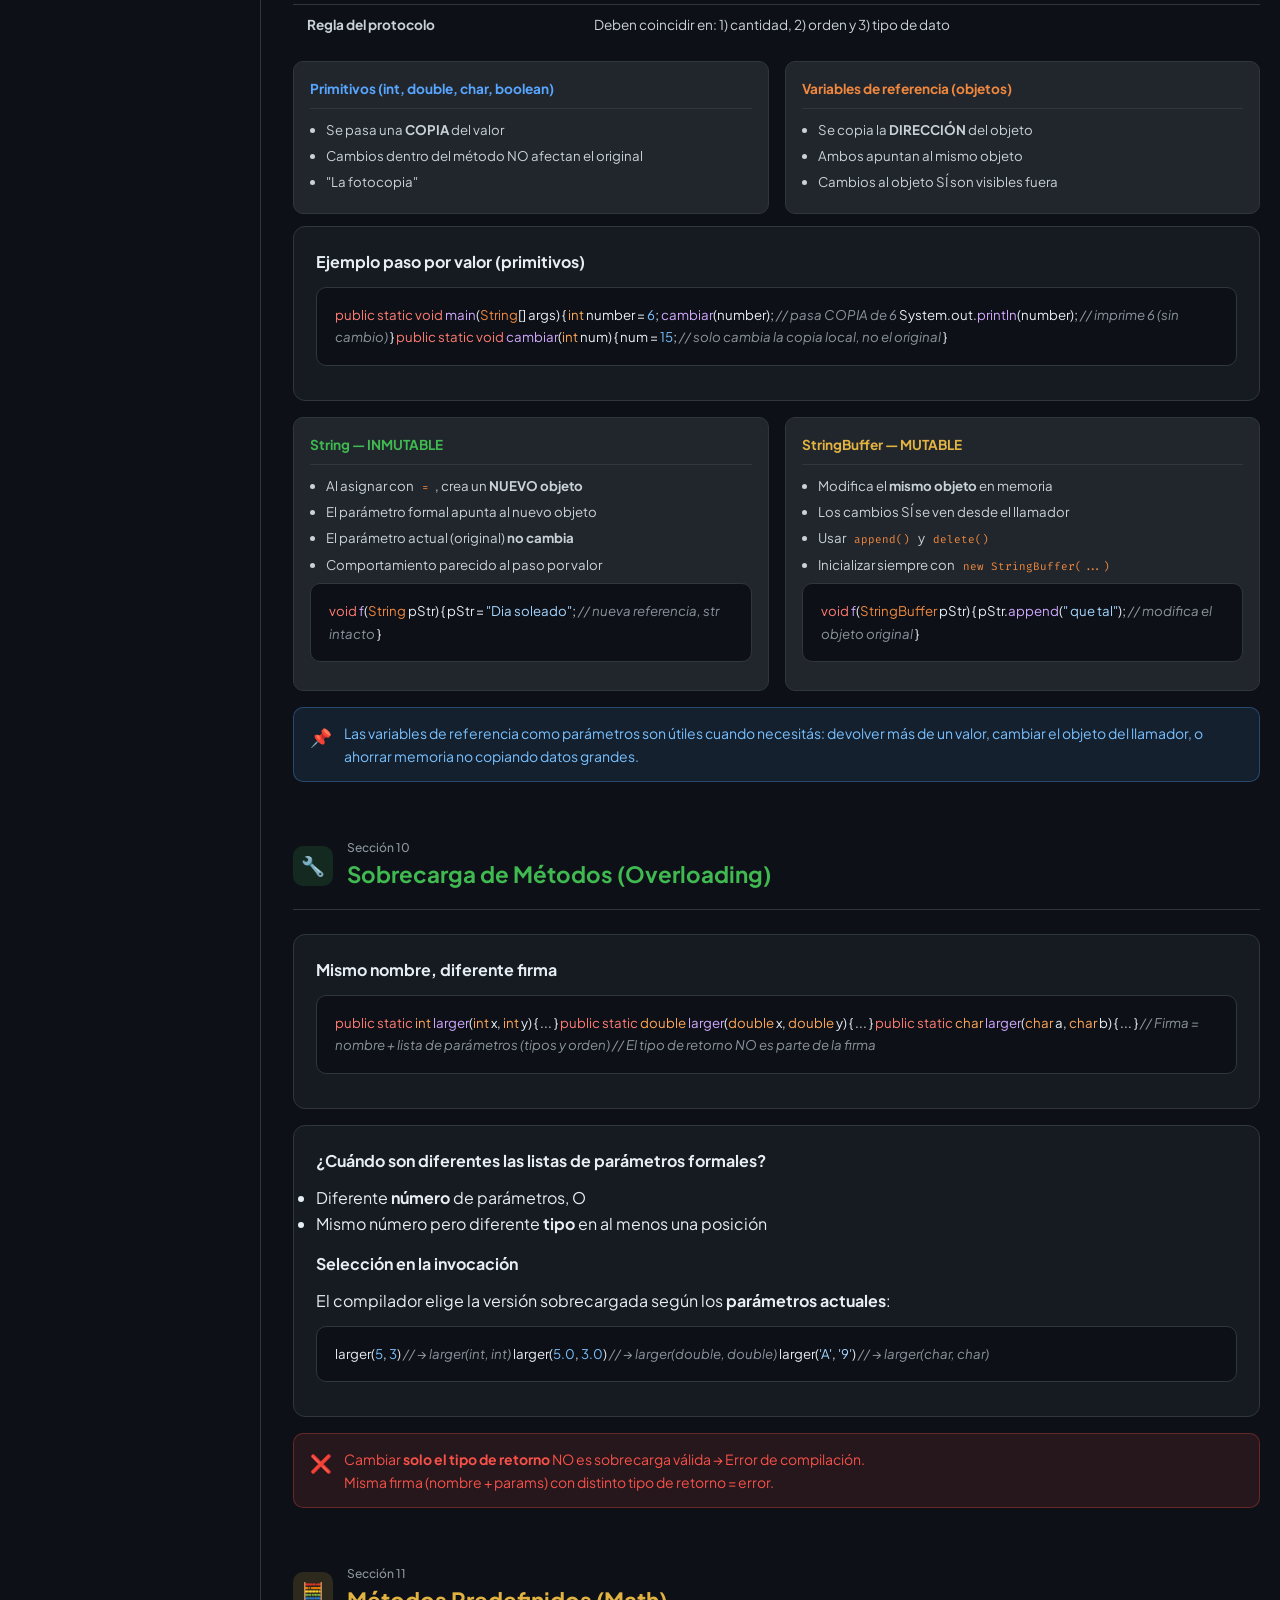
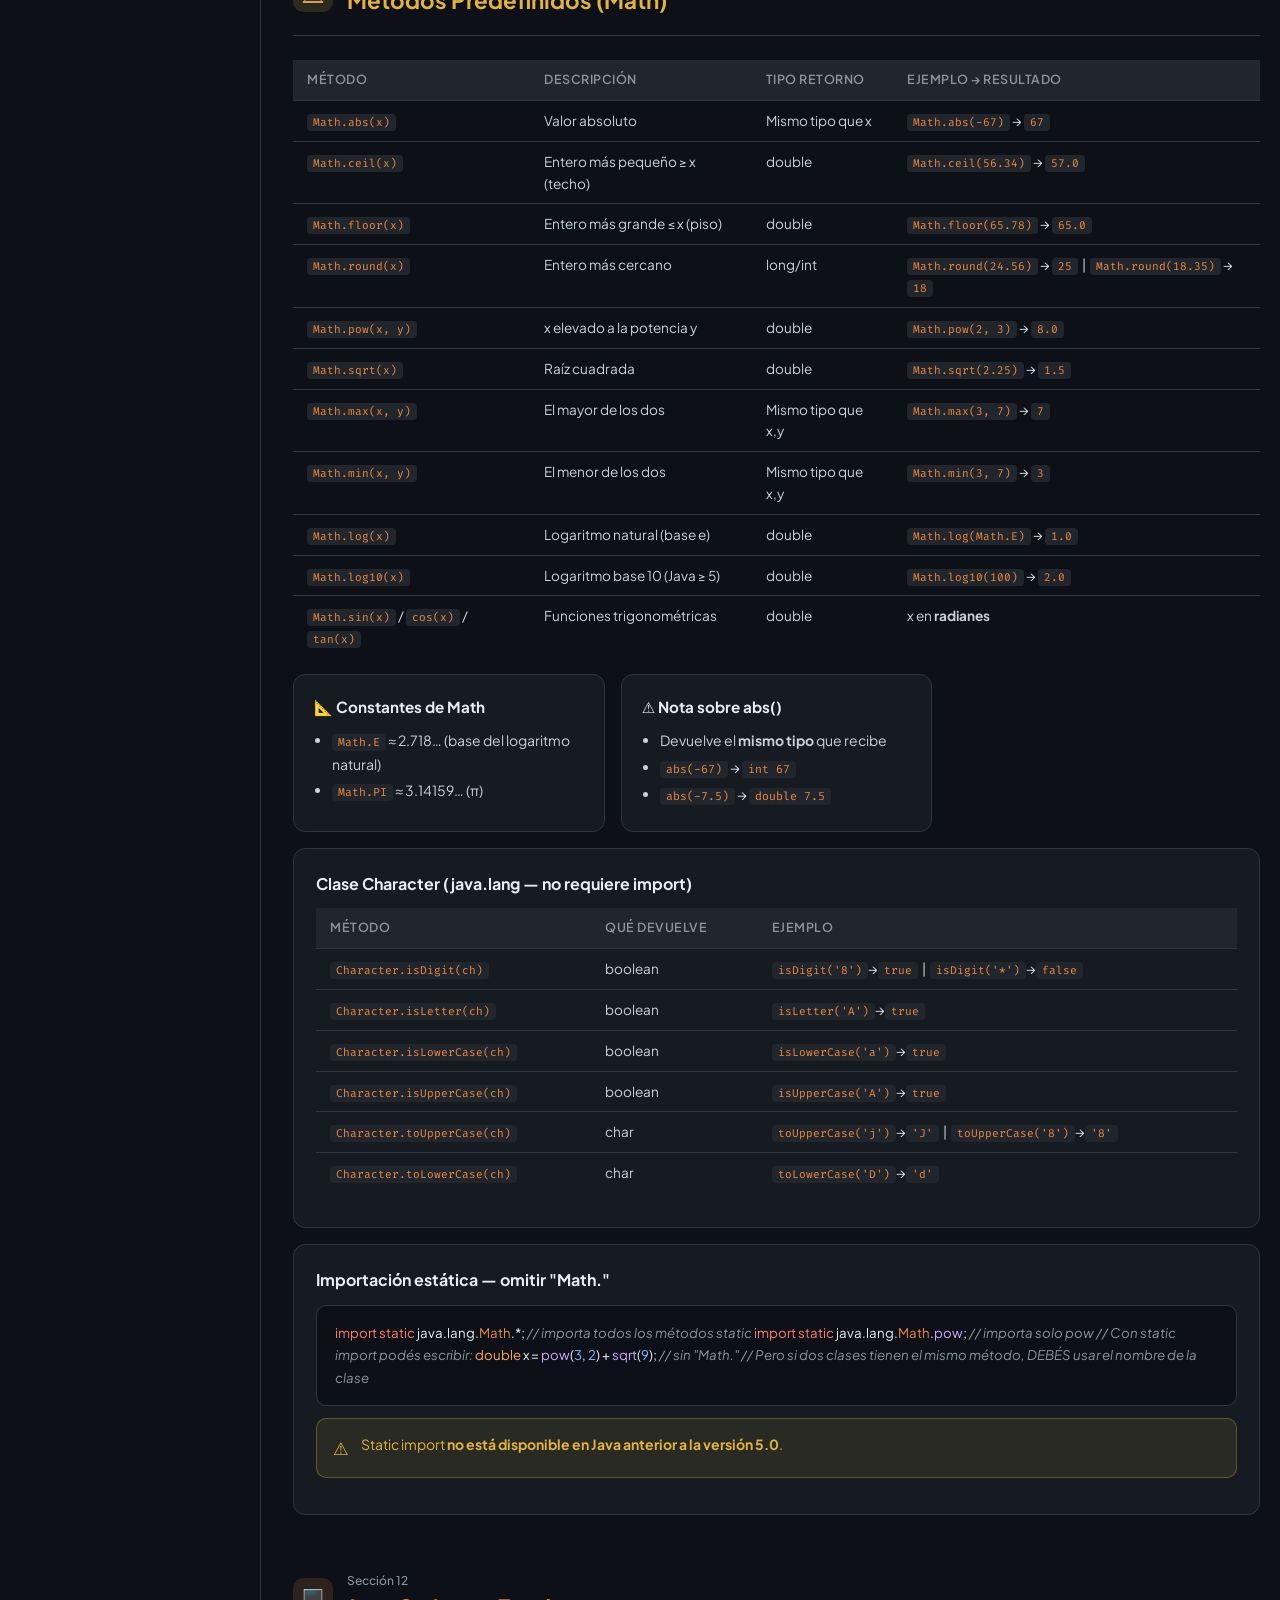
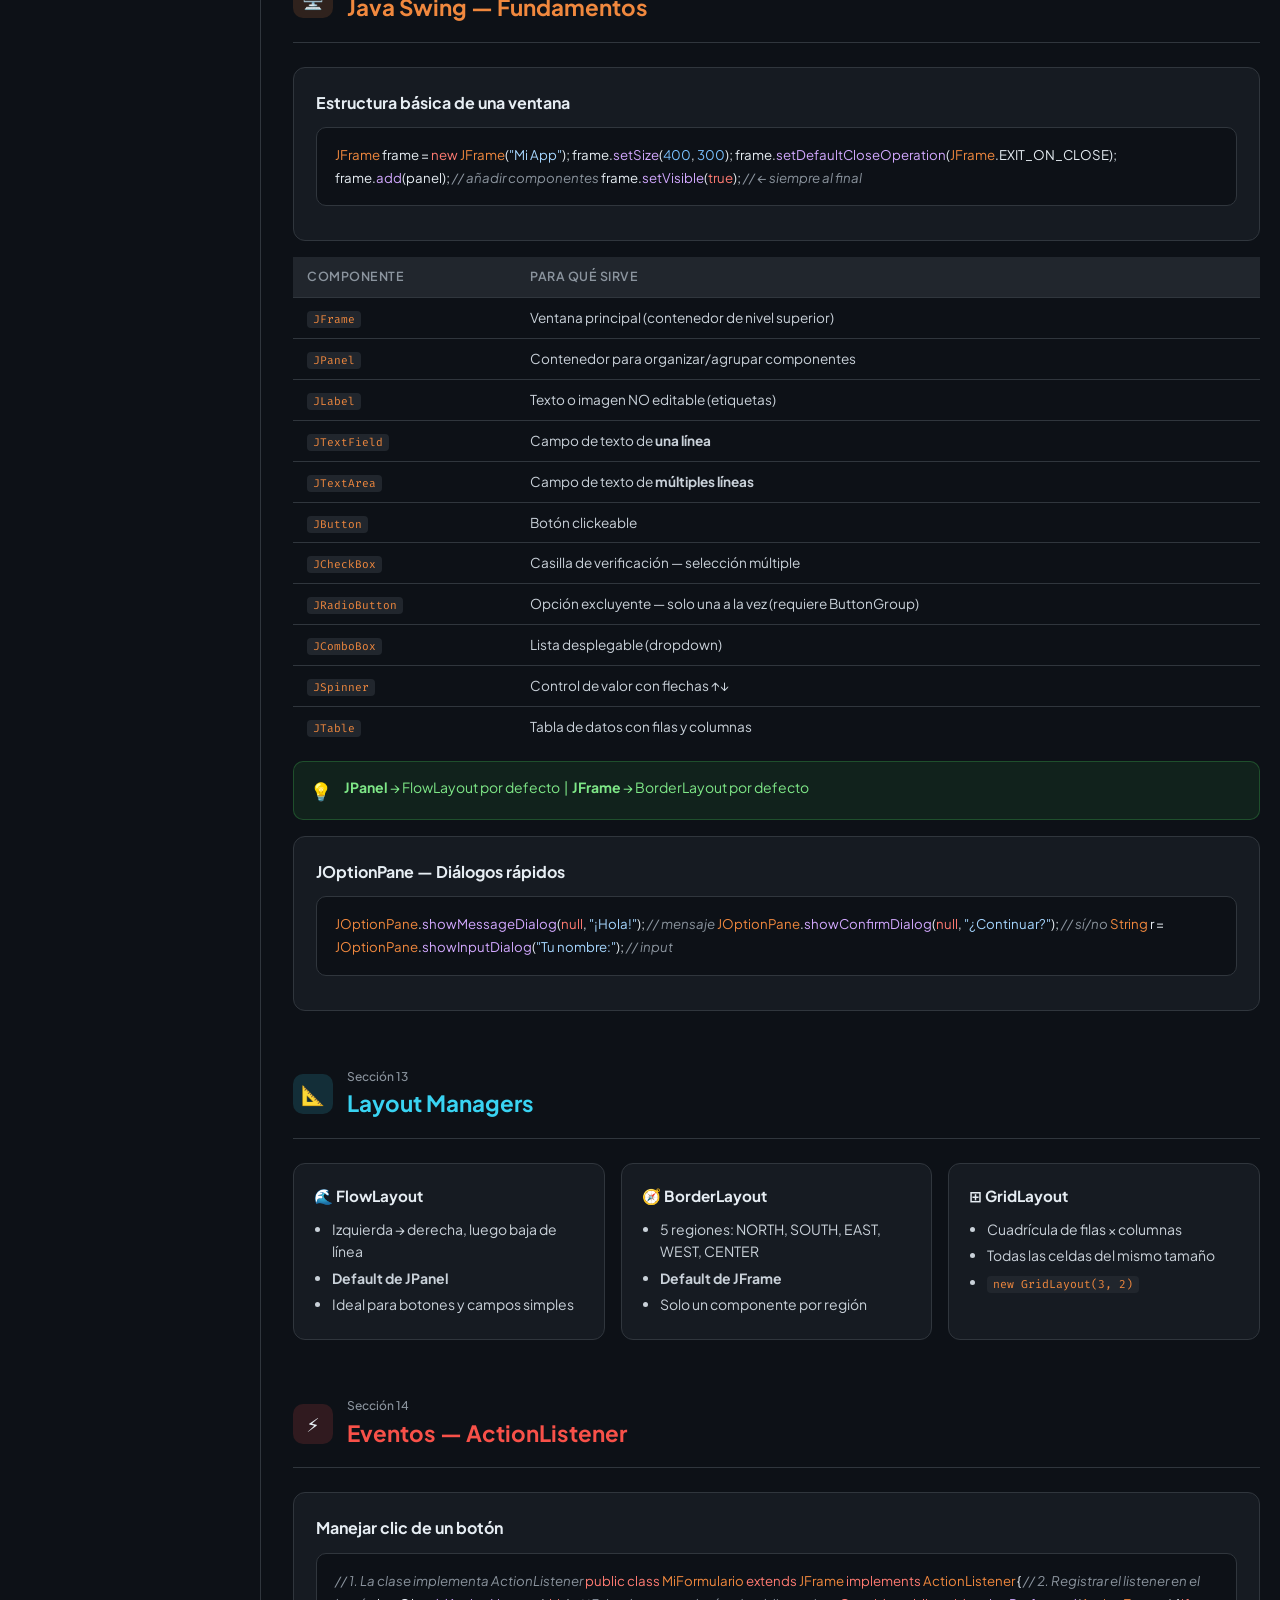
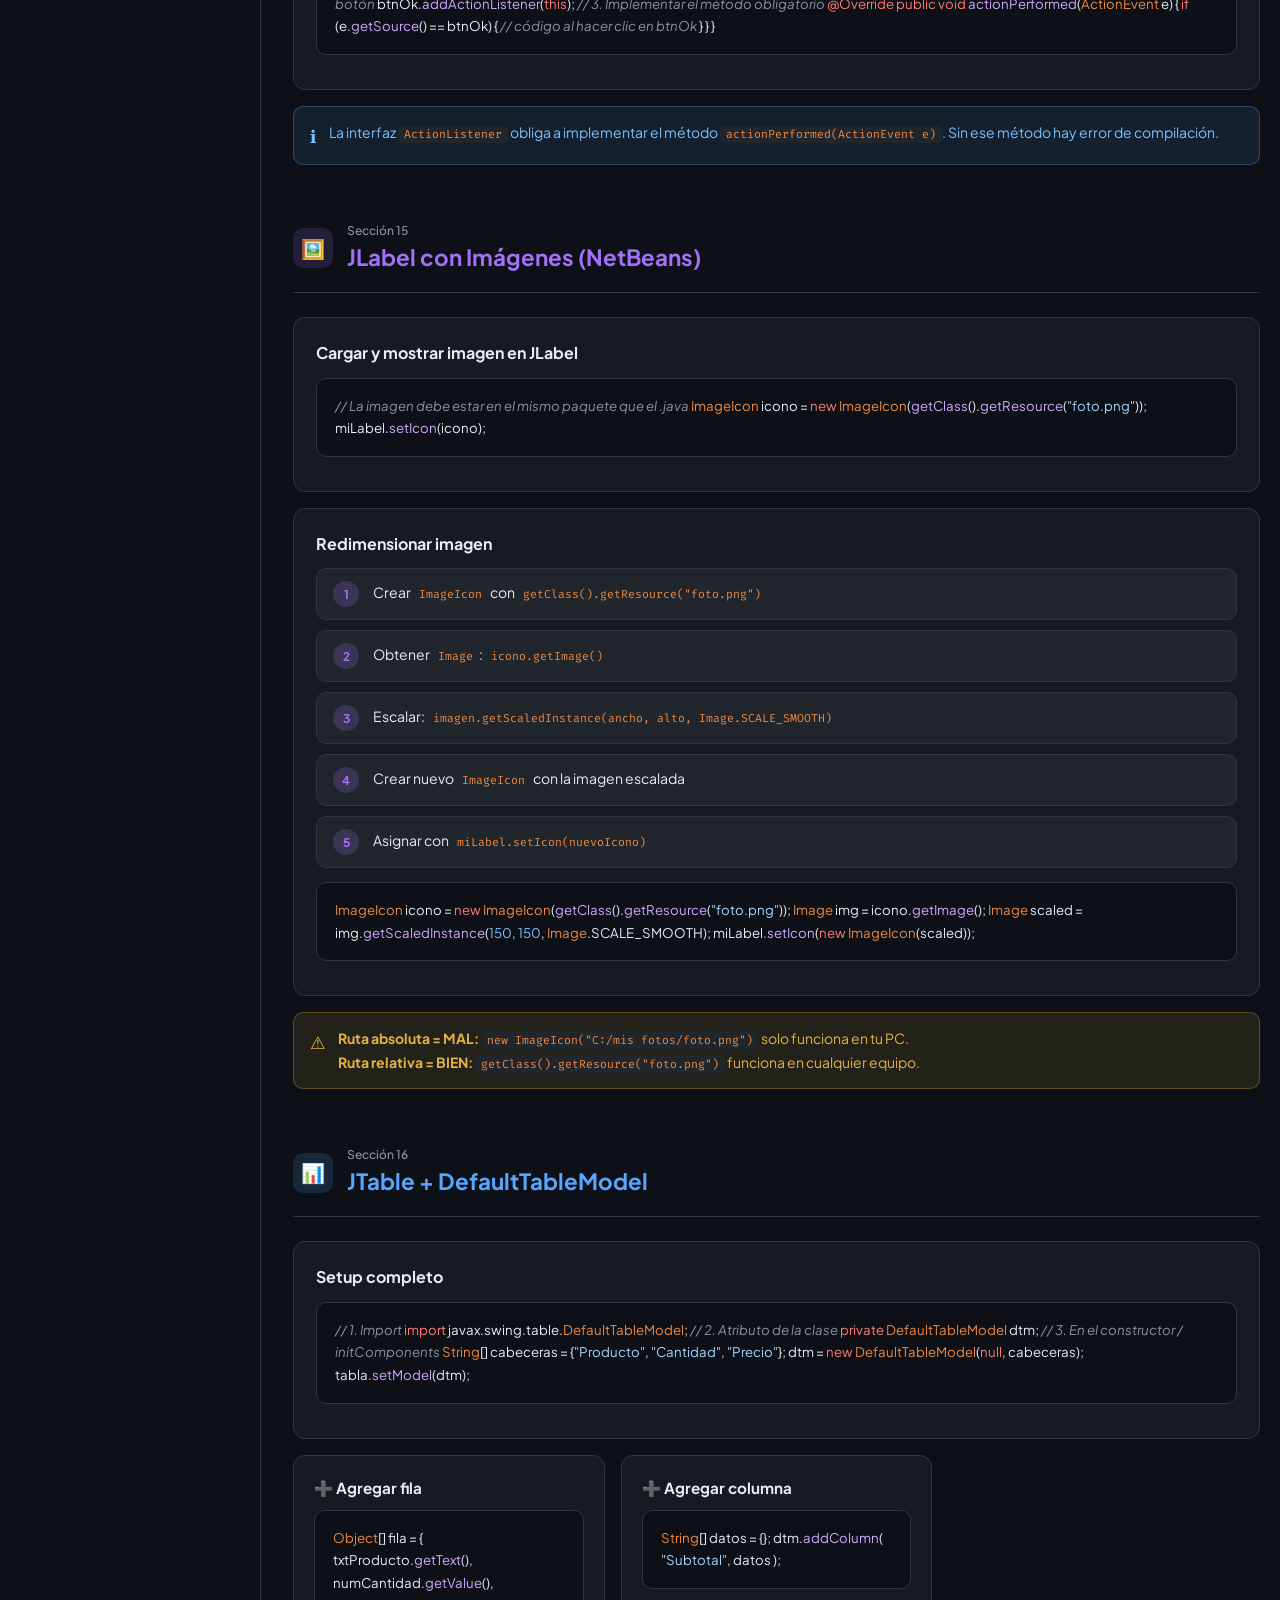
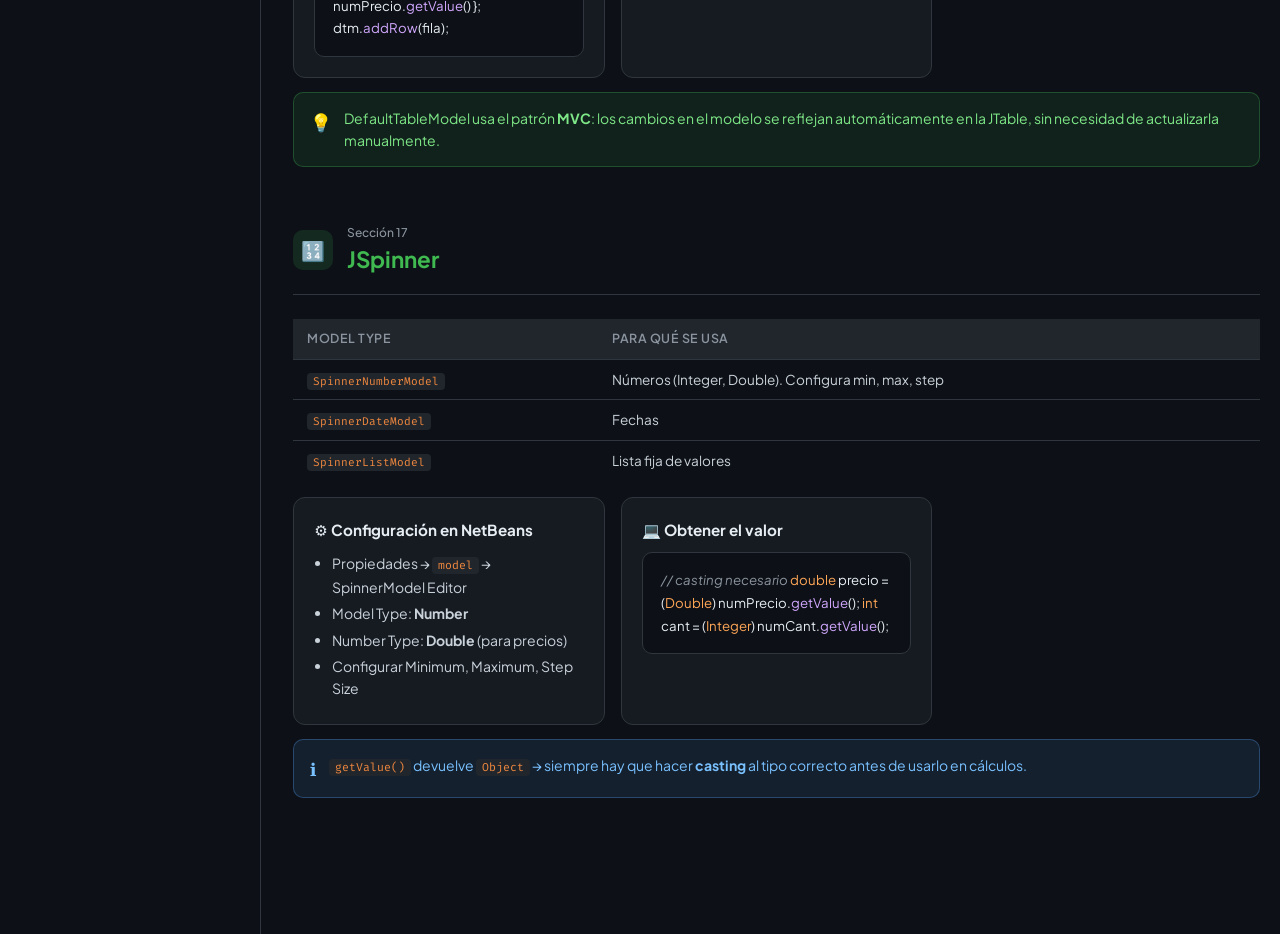
<file: resumen-parcial.html>
<!DOCTYPE html>
<html lang="es">
<head>
  <meta charset="UTF-8" />
  <meta name="viewport" content="width=device-width, initial-scale=1.0" />
  <title>Resumen Parcial — EDD / Java</title>
  <style>
    @import url('https://fonts.googleapis.com/css2?family=Fira+Code:wght@400;500&family=Plus+Jakarta+Sans:wght@400;500;600;700;800&display=swap');

    :root {
      --bg:        #0d1117;
      --surface:   #161b22;
      --surface2:  #21262d;
      --border:    #30363d;
      --text:      #e6edf3;
      --muted:     #8b949e;
      --purple:    #a371f7;
      --blue:      #58a6ff;
      --green:     #3fb950;
      --yellow:    #e3b341;
      --orange:    #f0883e;
      --pink:      #f778ba;
      --red:       #f85149;
      --cyan:      #39d3f2;
    }

    * { box-sizing: border-box; margin: 0; padding: 0; }

    body {
      background: var(--bg);
      color: var(--text);
      font-family: 'Plus Jakarta Sans', system-ui, sans-serif;
      line-height: 1.6;
    }

    /* ── HEADER ── */
    header {
      background: linear-gradient(135deg, #1a1040 0%, #0d1117 50%, #0a1f3a 100%);
      border-bottom: 1px solid var(--border);
      padding: 48px 24px 40px;
      text-align: center;
      position: relative;
      overflow: hidden;
    }
    header::before {
      content: '';
      position: absolute; inset: 0;
      background: radial-gradient(ellipse at 20% 50%, rgba(163,113,247,.15) 0%, transparent 60%),
                  radial-gradient(ellipse at 80% 50%, rgba(88,166,255,.15) 0%, transparent 60%);
      pointer-events: none;
    }
    header h1 {
      font-size: clamp(1.8rem, 5vw, 3rem);
      font-weight: 800;
      background: linear-gradient(135deg, var(--purple), var(--blue), var(--cyan));
      -webkit-background-clip: text;
      -webkit-text-fill-color: transparent;
      background-clip: text;
      margin-bottom: 8px;
    }
    header p {
      color: var(--muted);
      font-size: .95rem;
    }
    .badge {
      display: inline-block;
      background: rgba(163,113,247,.15);
      border: 1px solid rgba(163,113,247,.4);
      color: var(--purple);
      font-size: .75rem;
      font-weight: 600;
      padding: 3px 10px;
      border-radius: 20px;
      margin-bottom: 12px;
      letter-spacing: .5px;
      text-transform: uppercase;
    }

    /* ── LAYOUT ── */
    .container {
      max-width: 1340px;
      margin: 0 auto;
      padding: 0 20px;
    }
    .page-layout {
      display: flex;
      gap: 0;
      align-items: flex-start;
      padding-top: 32px;
    }

    /* ── SIDEBAR ── */
    .sidebar {
      width: 240px;
      flex-shrink: 0;
      position: sticky;
      top: 24px;
      max-height: calc(100vh - 48px);
      overflow-y: auto;
      padding-right: 20px;
      padding-bottom: 24px;
      scrollbar-width: thin;
      scrollbar-color: var(--border) transparent;
    }
    .sidebar::-webkit-scrollbar { width: 4px; }
    .sidebar::-webkit-scrollbar-track { background: transparent; }
    .sidebar::-webkit-scrollbar-thumb { background: var(--border); border-radius: 4px; }

    /* ── TOC ── */
    .toc h2 {
      font-size: .7rem;
      font-weight: 700;
      text-transform: uppercase;
      letter-spacing: 1.2px;
      color: var(--muted);
      margin-bottom: 10px;
      padding: 0 4px;
    }
    .toc-grid {
      display: flex;
      flex-direction: column;
      gap: 2px;
    }
    .toc a {
      display: flex;
      align-items: center;
      gap: 9px;
      color: var(--muted);
      text-decoration: none;
      font-size: .82rem;
      padding: 6px 8px;
      border-radius: 6px;
      border: 1px solid transparent;
      transition: all .15s;
      line-height: 1.3;
    }
    .toc a:hover { color: var(--text); background: var(--surface); }
    .toc a.active {
      color: var(--text);
      background: var(--surface);
      border-color: var(--border);
    }
    .toc-dot {
      width: 7px; height: 7px;
      border-radius: 50%;
      flex-shrink: 0;
    }
    .toc-group {
      font-size: .68rem;
      font-weight: 700;
      text-transform: uppercase;
      letter-spacing: 1.1px;
      color: var(--muted);
      padding: 10px 8px 4px;
      margin-top: 4px;
      border-top: 1px solid var(--border);
      opacity: .7;
    }

    /* ── MAIN CONTENT ── */
    .main-content {
      flex: 1;
      min-width: 0;
      padding-left: 32px;
      border-left: 1px solid var(--border);
      padding-bottom: 80px;
    }

    /* ── SECTION ── */
    .section { margin-bottom: 56px; }
    .section-header {
      display: flex;
      align-items: center;
      gap: 14px;
      margin-bottom: 24px;
      padding-bottom: 16px;
      border-bottom: 1px solid var(--border);
    }
    .section-icon {
      width: 40px; height: 40px;
      border-radius: 10px;
      display: flex; align-items: center; justify-content: center;
      font-size: 1.2rem;
      flex-shrink: 0;
    }
    .section-header h2 {
      font-size: 1.4rem;
      font-weight: 700;
    }
    .section-header .section-num {
      font-size: .75rem;
      color: var(--muted);
      font-weight: 500;
    }

    /* ── CARDS ── */
    .cards {
      display: grid;
      grid-template-columns: repeat(auto-fill, minmax(300px, 1fr));
      gap: 16px;
    }
    .card {
      background: var(--surface);
      border: 1px solid var(--border);
      border-radius: 12px;
      padding: 20px;
      transition: border-color .2s;
    }
    .card:hover { border-color: var(--muted); }
    .card h3 {
      font-size: .95rem;
      font-weight: 700;
      margin-bottom: 10px;
      display: flex;
      align-items: center;
      gap: 8px;
    }
    .card p, .card li {
      font-size: .875rem;
      color: #c9d1d9;
      margin-bottom: 4px;
    }
    .card ul { padding-left: 18px; }
    .card li { margin-bottom: 4px; }

    /* ── CODE ── */
    pre, code {
      font-family: 'Fira Code', monospace;
    }
    .code-block {
      background: #0d1117;
      border: 1px solid var(--border);
      border-radius: 10px;
      padding: 16px 18px;
      margin: 12px 0;
      overflow-x: auto;
      font-size: .83rem;
      line-height: 1.7;
    }
    .code-block .kw  { color: #ff7b72; }   /* keywords */
    .code-block .tp  { color: #ffa657; }   /* types */
    .code-block .fn  { color: #d2a8ff; }   /* functions */
    .code-block .st  { color: #a5d6ff; }   /* strings */
    .code-block .cm  { color: #8b949e; font-style: italic; } /* comments */
    .code-block .num { color: #79c0ff; }   /* numbers */
    .code-block .cl  { color: #f0883e; }   /* class names */

    /* ── TABLE ── */
    .table-wrap { overflow-x: auto; margin: 12px 0; }
    table {
      width: 100%;
      border-collapse: collapse;
      font-size: .85rem;
    }
    th {
      background: var(--surface2);
      color: var(--muted);
      font-weight: 600;
      font-size: .78rem;
      text-transform: uppercase;
      letter-spacing: .5px;
      padding: 10px 14px;
      text-align: left;
      border-bottom: 1px solid var(--border);
    }
    td {
      padding: 9px 14px;
      border-bottom: 1px solid var(--border);
      vertical-align: top;
      color: #c9d1d9;
    }
    tr:last-child td { border-bottom: none; }
    tr:hover td { background: var(--surface2); }
    code { background: var(--surface2); padding: 1px 6px; border-radius: 4px; font-size: .82em; color: var(--orange); }

    /* ── ALERT BOX ── */
    .alert {
      display: flex;
      gap: 12px;
      padding: 14px 16px;
      border-radius: 10px;
      margin: 14px 0;
      font-size: .875rem;
    }
    .alert-icon { font-size: 1.1rem; flex-shrink: 0; margin-top: 1px; }
    .alert.tip  { background: rgba(63,185,80,.1);  border: 1px solid rgba(63,185,80,.3);  color: #7ee787; }
    .alert.warn { background: rgba(227,179,65,.1); border: 1px solid rgba(227,179,65,.3); color: #e3b341; }
    .alert.info { background: rgba(88,166,255,.1); border: 1px solid rgba(88,166,255,.3); color: #79c0ff; }
    .alert.danger { background: rgba(248,81,73,.1); border: 1px solid rgba(248,81,73,.3); color: #f85149; }

    /* ── PILL TAGS ── */
    .tags { display: flex; flex-wrap: wrap; gap: 6px; margin-top: 10px; }
    .tag {
      font-size: .75rem;
      font-weight: 600;
      padding: 3px 10px;
      border-radius: 20px;
    }
    .tag-purple { background: rgba(163,113,247,.15); color: var(--purple); border: 1px solid rgba(163,113,247,.3); }
    .tag-blue   { background: rgba(88,166,255,.15);  color: var(--blue);   border: 1px solid rgba(88,166,255,.3); }
    .tag-green  { background: rgba(63,185,80,.15);   color: var(--green);  border: 1px solid rgba(63,185,80,.3); }
    .tag-yellow { background: rgba(227,179,65,.15);  color: var(--yellow); border: 1px solid rgba(227,179,65,.3); }
    .tag-orange { background: rgba(240,136,62,.15);  color: var(--orange); border: 1px solid rgba(240,136,62,.3); }
    .tag-pink   { background: rgba(247,120,186,.15); color: var(--pink);   border: 1px solid rgba(247,120,186,.3); }

    /* ── FULL WIDTH CARD ── */
    .card-full {
      background: var(--surface);
      border: 1px solid var(--border);
      border-radius: 12px;
      padding: 22px;
      margin-bottom: 16px;
    }
    .card-full h3 {
      font-size: 1rem;
      font-weight: 700;
      margin-bottom: 12px;
    }

    /* ── COMPARISON ── */
    .compare {
      display: grid;
      grid-template-columns: 1fr 1fr;
      gap: 16px;
      margin: 12px 0;
    }
    @media (max-width: 600px) { .compare { grid-template-columns: 1fr; } }
    .compare-box {
      background: var(--surface2);
      border: 1px solid var(--border);
      border-radius: 10px;
      padding: 16px;
    }
    .compare-box h4 {
      font-size: .85rem;
      font-weight: 700;
      margin-bottom: 10px;
      padding-bottom: 8px;
      border-bottom: 1px solid var(--border);
    }
    .compare-box ul { padding-left: 16px; }
    .compare-box li { font-size: .83rem; color: #c9d1d9; margin-bottom: 5px; }

    /* ── DIVIDER ── */
    hr { border: none; border-top: 1px solid var(--border); margin: 20px 0; }

    /* ── STEP LIST ── */
    .steps { counter-reset: step; display: flex; flex-direction: column; gap: 10px; margin: 10px 0; }
    .step {
      display: flex; gap: 14px; align-items: flex-start;
      background: var(--surface2);
      border: 1px solid var(--border);
      border-radius: 10px;
      padding: 12px 16px;
      font-size: .875rem;
    }
    .step-num {
      counter-increment: step;
      width: 26px; height: 26px;
      border-radius: 50%;
      display: flex; align-items: center; justify-content: center;
      font-size: .75rem; font-weight: 700;
      flex-shrink: 0;
    }

    /* ── HAMBURGER BUTTON ── */
    .menu-btn {
      display: none;
      position: fixed;
      bottom: 24px;
      right: 20px;
      z-index: 1100;
      width: 52px; height: 52px;
      border-radius: 50%;
      background: var(--purple);
      border: none;
      cursor: pointer;
      box-shadow: 0 4px 20px rgba(163,113,247,.5);
      align-items: center;
      justify-content: center;
      flex-direction: column;
      gap: 5px;
      transition: transform .15s;
    }
    .menu-btn:active { transform: scale(.93); }
    .menu-btn span {
      display: block;
      width: 22px; height: 2px;
      background: #fff;
      border-radius: 2px;
      transition: all .25s;
    }
    .menu-btn.open span:nth-child(1) { transform: translateY(7px) rotate(45deg); }
    .menu-btn.open span:nth-child(2) { opacity: 0; }
    .menu-btn.open span:nth-child(3) { transform: translateY(-7px) rotate(-45deg); }

    /* ── DRAWER OVERLAY ── */
    .drawer-overlay {
      display: none;
      position: fixed; inset: 0;
      background: rgba(0,0,0,.6);
      z-index: 1000;
      backdrop-filter: blur(2px);
    }
    .drawer-overlay.open { display: block; }

    /* ── RESPONSIVE ── */
    @media (max-width: 900px) {
      .sidebar {
        display: block;
        position: fixed;
        top: 0; left: 0;
        height: 100vh;
        width: 280px;
        max-height: 100vh;
        background: var(--surface);
        border-right: 1px solid var(--border);
        padding: 24px 16px;
        z-index: 1050;
        transform: translateX(-100%);
        transition: transform .28s cubic-bezier(.4,0,.2,1);
        overflow-y: auto;
      }
      .sidebar.open { transform: translateX(0); }
      .menu-btn { display: flex; }
      .main-content { border-left: none; padding-left: 0; }
      .page-layout { padding-top: 24px; }
    }
    @media (max-width: 600px) {
      .cards { grid-template-columns: 1fr; }
      .table-wrap { overflow-x: auto; -webkit-overflow-scrolling: touch; }
      .code-block { overflow-x: auto; font-size: .78rem; }
      header { padding: 32px 16px 28px; }
      header p { font-size: .85rem; }
      .container { padding: 0 12px; }
      .section-header h2 { font-size: 1.15rem; }
      .card, .compare-box { padding: 14px; }
    }
  </style>
</head>
<body>

<header>
  <div class="badge">Estructuras de Datos — Java</div>
  <h1>Resumen para Parcial de Quintanilla</h1>
  <p>Historia · Operadores · Condicionales · Bucles · Arreglos · Métodos · Java Swing · JTable · JSpinner — Todo lo que puede caer 👀</p>
</header>

<!-- drawer overlay -->
<div class="drawer-overlay" id="overlay"></div>

<!-- hamburger -->
<button class="menu-btn" id="menuBtn" aria-label="Abrir menú">
  <span></span><span></span><span></span>
</button>

<div class="container">
<div class="page-layout">

  <!-- ── SIDEBAR ── -->
  <aside class="sidebar">
    <nav class="toc">
      <h2>Contenido</h2>
      <div class="toc-grid">
        <a href="#historia"><span class="toc-dot" style="background:#f0883e"></span>Historia y Características</a>
        <a href="#tipos"><span class="toc-dot" style="background:#e3b341"></span>Tipos de Datos</a>
        <a href="#operadores"><span class="toc-dot" style="background:#f85149"></span>Operadores</a>
        <a href="#condicionales"><span class="toc-dot" style="background:#39d3f2"></span>Condicionales &amp; Switch</a>
        <a href="#bucles"><span class="toc-dot" style="background:#3fb950"></span>Bucles</a>
        <a href="#arreglos"><span class="toc-dot" style="background:#f778ba"></span>Arreglos</a>
        <div class="toc-group">📚 Cap. 7 — Métodos</div>
        <a href="#metodos"><span class="toc-dot" style="background:#a371f7"></span>Métodos en Java</a>
        <a href="#return"><span class="toc-dot" style="background:#f778ba"></span>Return &amp; Scope</a>
        <a href="#params"><span class="toc-dot" style="background:#58a6ff"></span>Parámetros y Paso por Valor</a>
        <a href="#overloading"><span class="toc-dot" style="background:#3fb950"></span>Sobrecarga (Overloading)</a>
        <a href="#math"><span class="toc-dot" style="background:#e3b341"></span>Métodos Predefinidos (Math)</a>
        <div class="toc-group">🖥️ Swing / GUI</div>
        <a href="#swing-basics"><span class="toc-dot" style="background:#f0883e"></span>Swing: Fundamentos</a>
        <a href="#layouts"><span class="toc-dot" style="background:#39d3f2"></span>Layout Managers</a>
        <a href="#events"><span class="toc-dot" style="background:#f85149"></span>Eventos (ActionListener)</a>
        <a href="#images"><span class="toc-dot" style="background:#a371f7"></span>JLabel con Imágenes</a>
        <a href="#jtable"><span class="toc-dot" style="background:#58a6ff"></span>JTable + DefaultTableModel</a>
        <a href="#jspinner"><span class="toc-dot" style="background:#3fb950"></span>JSpinner</a>
      </div>
    </nav>
  </aside>

  <!-- ── MAIN ── -->
  <main class="main-content">

  <!-- ══════════════════════════════════════
       1. HISTORIA Y CARACTERÍSTICAS DE JAVA
  ══════════════════════════════════════ -->
  <section class="section" id="historia">
    <div class="section-header">
      <div class="section-icon" style="background:rgba(240,136,62,.15)">☕</div>
      <div>
        <div class="section-num">Sección 1</div>
        <h2 style="color:var(--orange)">Historia y Características de Java</h2>
      </div>
    </div>

    <div class="card-full">
      <h3>La Plataforma Java</h3>
      <div class="table-wrap">
        <table>
          <thead><tr><th>Componente</th><th>Qué es</th><th>Ejemplo</th></tr></thead>
          <tbody>
            <tr><td><strong>Lenguaje Java</strong></td><td>Lenguaje de programación orientado a objetos</td><td>Código fuente <code>.java</code></td></tr>
            <tr><td><strong>JVM</strong></td><td>Motor que ejecuta bytecodes, imprescindible para correr Java</td><td>Procesa archivos <code>.class</code></td></tr>
            <tr><td><strong>Java API</strong></td><td>Colección de componentes prefabricados listos para usar</td><td>Networking, GUI, I/O, Collections…</td></tr>
          </tbody>
        </table>
      </div>
    </div>

    <div class="cards">
      <div class="card">
        <h3>📅 Cronología</h3>
        <ul>
          <li><strong>Proyecto Green</strong> — James Gosling crea <code>Oak</code> para electrónica de consumo (microondas, TV)</li>
          <li><strong>Star Seven (*7)</strong> — prototipo de controlador del hogar con pantalla táctil</li>
          <li><strong>1994</strong> — FirstPerson cierra, mercado TV no despegó</li>
          <li><strong>Bill Joy</strong> ve el potencial para Internet → renombra a <em>Java</em></li>
          <li><strong>1995</strong> — lanzamiento público en Sun World</li>
        </ul>
      </div>
      <div class="card">
        <h3>🔄 Arquitectura: Write Once, Run Anywhere</h3>
        <ul>
          <li><code>.java</code> → <strong>javac</strong> → <code>.class</code> (bytecode)</li>
          <li>Bytecodes = código neutro, independiente del SO</li>
          <li><strong>Intérprete</strong>: lee instrucción por instrucción (flexible, lento)</li>
          <li><strong>JIT</strong> (Just In Time): compila bytecode a código nativo → velocidad</li>
          <li>Lema: <em>"Write Once, Run Anywhere"</em></li>
        </ul>
      </div>
      <div class="card">
        <h3>🛠️ Herramientas del SDK</h3>
        <ul>
          <li><code>javac</code> — compilador (<code>.java</code> → <code>.class</code>)</li>
          <li><code>java</code> — ejecuta programas</li>
          <li><code>javadoc</code> — genera documentación HTML</li>
          <li><code>jar</code> — empaqueta archivos en <code>.jar</code></li>
          <li><code>jdb</code> — depurador (debugger)</li>
        </ul>
      </div>
      <div class="card">
        <h3>📦 Ediciones de Java</h3>
        <ul>
          <li><strong>J2SE</strong> — escritorio y uso general (Standard Edition)</li>
          <li><strong>J2EE</strong> — aplicaciones empresariales / servidores</li>
          <li><strong>J2ME</strong> — dispositivos móviles y embebidos (Micro)</li>
        </ul>
        <hr style="margin:10px 0">
        <p><strong>IDEs gratuitos:</strong> Eclipse, NetBeans</p>
        <p><strong>IDEs pagos:</strong> Borland JBuilder, Visual Age</p>
      </div>
    </div>

    <div class="alert info">
      <span class="alert-icon">ℹ️</span>
      <div>C/C++ compilan a código máquina específico (hay que recompilar por SO). Java compila a bytecode portable → la JVM lo ejecuta en cualquier plataforma.</div>
    </div>
  </section>

  <!-- ══════════════════════════════════════
       2. TIPOS DE DATOS
  ══════════════════════════════════════ -->
  <section class="section" id="tipos">
    <div class="section-header">
      <div class="section-icon" style="background:rgba(227,179,65,.15)">🔢</div>
      <div>
        <div class="section-num">Sección 2</div>
        <h2 style="color:var(--yellow)">Tipos de Datos</h2>
      </div>
    </div>

    <div class="table-wrap">
      <table>
        <thead><tr><th>Tipo</th><th>Tamaño</th><th>Rango / Descripción</th><th>Valor por defecto</th></tr></thead>
        <tbody>
          <tr><td><code>byte</code></td><td>8 bits</td><td>-128 a 127</td><td><code>0</code></td></tr>
          <tr><td><code>short</code></td><td>16 bits</td><td>-32 768 a 32 767</td><td><code>0</code></td></tr>
          <tr><td><code>int</code></td><td>32 bits</td><td>-2 147 483 648 a 2 147 483 647</td><td><code>0</code></td></tr>
          <tr><td><code>long</code></td><td>64 bits</td><td>entero muy grande</td><td><code>0</code></td></tr>
          <tr><td><code>float</code></td><td>32 bits</td><td>decimal simple precisión</td><td><code>0.0</code></td></tr>
          <tr><td><code>double</code></td><td>64 bits</td><td>decimal doble precisión</td><td><code>0.0</code></td></tr>
          <tr><td><code>char</code></td><td>16 bits</td><td>un carácter Unicode</td><td><code>'\u0000'</code></td></tr>
          <tr><td><code>boolean</code></td><td>1 bit</td><td><code>true</code> o <code>false</code></td><td><code>false</code></td></tr>
          <tr><td>referencias</td><td>—</td><td>objetos, arreglos, String</td><td><code>null</code></td></tr>
        </tbody>
      </table>
    </div>

    <div class="cards">
      <div class="card">
        <h3>🔄 Casting (Conversión de tipos)</h3>
        <ul>
          <li><strong>Widening</strong> (automático): <code>int → double</code></li>
          <li><strong>Narrowing</strong> (explícito): <code>(int) 3.9 → 3</code> (trunca)</li>
          <li><code>int y = (int) x;</code> — necesario para narrowing</li>
          <li>Sin casting: error de compilación por pérdida de datos</li>
        </ul>
        <div class="code-block">
<span class="tp">double</span> x = <span class="num">10.5</span>;
<span class="tp">int</span> y = (<span class="tp">int</span>) x; <span class="cm">// y = 10 (trunca)</span>
        </div>
      </div>
      <div class="card">
        <h3>📌 Constantes (final)</h3>
        <ul>
          <li><code>final int MAX = 100;</code></li>
          <li>Su valor NO puede cambiar después de inicializarse</li>
          <li>Intentar reasignar → error de compilación</li>
          <li>Por convención: nombres en MAYÚSCULAS</li>
        </ul>
        <div class="alert warn" style="margin-top:10px">
          <span class="alert-icon">⚠️</span>
          <div>Overflow: <code>Integer.MAX_VALUE + 1</code> genera el valor mínimo negativo</div>
        </div>
      </div>
    </div>
  </section>

  <!-- ══════════════════════════════════════
       3. OPERADORES
  ══════════════════════════════════════ -->
  <section class="section" id="operadores">
    <div class="section-header">
      <div class="section-icon" style="background:rgba(248,81,73,.15)">➕</div>
      <div>
        <div class="section-num">Sección 3</div>
        <h2 style="color:var(--red)">Operadores</h2>
      </div>
    </div>

    <div class="table-wrap">
      <table>
        <thead><tr><th>Categoría</th><th>Operadores</th><th>Notas clave</th></tr></thead>
        <tbody>
          <tr>
            <td><strong>Aritméticos</strong></td>
            <td><code>+</code> <code>-</code> <code>*</code> <code>/</code> <code>%</code></td>
            <td><code>7 / 4 = 1</code> (división entera trunca) · <code>7 % 4 = 3</code> (residuo)</td>
          </tr>
          <tr>
            <td><strong>Relacionales</strong></td>
            <td><code>==</code> <code>!=</code> <code>&gt;</code> <code>&lt;</code> <code>&gt;=</code> <code>&lt;=</code></td>
            <td>Devuelven <code>boolean</code> · <code>==</code> compara, <code>=</code> asigna</td>
          </tr>
          <tr>
            <td><strong>Asignación</strong></td>
            <td><code>=</code> <code>+=</code> <code>-=</code> <code>*=</code> <code>/=</code> <code>%=</code></td>
            <td><code>a += 3</code> equivale a <code>a = a + 3</code></td>
          </tr>
          <tr>
            <td><strong>Lógicos</strong></td>
            <td><code>&amp;&amp;</code> <code>||</code> <code>!</code></td>
            <td>Trabajan con booleanos · <code>&amp;&amp;</code> = AND · <code>||</code> = OR · <code>!</code> = NOT</td>
          </tr>
        </tbody>
      </table>
    </div>

    <div class="card-full">
      <h3>⬆️ Jerarquía de Operadores (alta → baja prioridad)</h3>
      <div class="tags" style="gap:8px; margin-top:8px">
        <span class="tag tag-purple">1️⃣ <code>()</code> paréntesis</span>
        <span class="tag tag-blue">2️⃣ <code>!</code> negación</span>
        <span class="tag tag-green">3️⃣ <code>*</code> <code>/</code> <code>%</code></span>
        <span class="tag tag-yellow">4️⃣ <code>+</code> <code>-</code></span>
        <span class="tag tag-orange">5️⃣ <code>&lt;</code> <code>&gt;</code> <code>&lt;=</code> <code>&gt;=</code></span>
        <span class="tag tag-pink">6️⃣ <code>==</code> <code>!=</code></span>
        <span class="tag tag-blue">7️⃣ <code>&amp;&amp;</code></span>
        <span class="tag tag-purple">8️⃣ <code>||</code></span>
        <span class="tag tag-orange">9️⃣ <code>=</code> asignación</span>
      </div>
    </div>

    <div class="cards">
      <div class="card">
        <h3>⚠️ Errores comunes</h3>
        <ul>
          <li><code>if (x = 5)</code> — usa <code>==</code>, no <code>=</code></li>
          <li><code>5 + 3 * 2 = 11</code>, no 16 (por precedencia)</li>
          <li><code>10 / 4.0 = 2.5</code> (double, no int)</li>
          <li>División por cero → <code>ArithmeticException</code></li>
        </ul>
      </div>
      <div class="card">
        <h3>💡 Cortocircuito</h3>
        <ul>
          <li><code>&amp;&amp;</code>: si el primer operando es <code>false</code>, no evalúa el segundo</li>
          <li><code>||</code>: si el primer operando es <code>true</code>, no evalúa el segundo</li>
          <li>Usar <code>&amp;&amp;</code> en lugar de <code>&amp;</code> (bit) para mayor eficiencia</li>
        </ul>
      </div>
    </div>
  </section>

  <!-- ══════════════════════════════════════
       4. ESTRUCTURAS CONDICIONALES & SWITCH
  ══════════════════════════════════════ -->
  <section class="section" id="condicionales">
    <div class="section-header">
      <div class="section-icon" style="background:rgba(57,211,242,.15)">🔀</div>
      <div>
        <div class="section-num">Sección 4</div>
        <h2 style="color:var(--cyan)">Estructuras Condicionales &amp; Switch</h2>
      </div>
    </div>

    <div class="cards">
      <div class="card">
        <h3>if-then</h3>
        <div class="code-block">
<span class="kw">if</span> (condicion) {
    <span class="cm">// se ejecuta solo si es true</span>
}
        </div>
      </div>
      <div class="card">
        <h3>if-else</h3>
        <div class="code-block">
<span class="kw">if</span> (condicion) {
    <span class="cm">// true</span>
} <span class="kw">else</span> {
    <span class="cm">// false</span>
}
        </div>
      </div>
      <div class="card">
        <h3>else-if (cadena)</h3>
        <div class="code-block">
<span class="kw">if</span> (c1) {
    <span class="cm">// c1 true</span>
} <span class="kw">else if</span> (c2) {
    <span class="cm">// c2 true</span>
} <span class="kw">else</span> {
    <span class="cm">// ninguna</span>
}
        </div>
        <p style="margin-top:8px; font-size:.83rem; color:#8b949e">⚡ Para en la <strong>primera</strong> condición verdadera</p>
      </div>
    </div>

    <div class="card-full" style="margin-top:16px">
      <h3>Switch</h3>
      <div class="compare">
        <div class="compare-box">
          <h4 style="color:var(--cyan)">Sintaxis</h4>
          <div class="code-block" style="margin:0">
<span class="kw">switch</span> (variable) {
  <span class="kw">case</span> <span class="num">1</span>:
    <span class="cm">// acción</span>
    <span class="kw">break</span>;
  <span class="kw">case</span> <span class="num">2</span>:
    <span class="cm">// acción</span>
    <span class="kw">break</span>;
  <span class="kw">default</span>:
    <span class="cm">// si no hay match</span>
}
          </div>
        </div>
        <div class="compare-box">
          <h4 style="color:var(--yellow)">Reglas clave</h4>
          <ul>
            <li><code>break</code> — sale del switch; sin él los casos siguen en cascada (<em>fall-through</em>)</li>
            <li><code>default</code> — se ejecuta cuando ningún <code>case</code> coincide</li>
            <li>Ideal para valores <strong>discretos exactos</strong> (no rangos)</li>
            <li>Funciona con <code>int</code>, <code>char</code>, <code>String</code>, <code>enum</code></li>
          </ul>
        </div>
      </div>
    </div>

    <div class="alert warn">
      <span class="alert-icon">⚠️</span>
      <div>Error común: <code>if (edad >= 18 && edad &lt;= 65);</code> — el <strong>punto y coma</strong> cierra el <code>if</code> y el bloque se ejecuta siempre.</div>
    </div>
  </section>

  <!-- ══════════════════════════════════════
       5. BUCLES
  ══════════════════════════════════════ -->
  <section class="section" id="bucles">
    <div class="section-header">
      <div class="section-icon" style="background:rgba(63,185,80,.15)">🔁</div>
      <div>
        <div class="section-num">Sección 5</div>
        <h2 style="color:var(--green)">Bucles</h2>
      </div>
    </div>

    <div class="compare" style="margin-bottom:16px">
      <div class="compare-box">
        <h4 style="color:var(--blue)">while — pre-prueba</h4>
        <div class="code-block" style="margin:0">
<span class="kw">int</span> i = <span class="num">0</span>;
<span class="kw">while</span> (i < <span class="num">5</span>) {
    System.<span class="fn">out</span>.println(i);
    i++;
}
        </div>
        <ul style="margin-top:8px">
          <li>Evalúa condición <strong>antes</strong> de ejecutar</li>
          <li>Puede no ejecutarse nunca</li>
        </ul>
      </div>
      <div class="compare-box">
        <h4 style="color:var(--pink)">do-while — post-prueba</h4>
        <div class="code-block" style="margin:0">
<span class="kw">do</span> {
    System.<span class="fn">out</span>.println(i);
    i++;
} <span class="kw">while</span> (i < <span class="num">5</span>); <span class="cm">// ← ;</span>
        </div>
        <ul style="margin-top:8px">
          <li>Ejecuta cuerpo <strong>al menos una vez</strong></li>
          <li>Ideal para <strong>menús</strong> interactivos</li>
          <li>Requiere <code>;</code> al final</li>
        </ul>
      </div>
    </div>

    <div class="card-full">
      <h3>for — rango conocido</h3>
      <div class="code-block">
<span class="kw">for</span> (<span class="tp">int</span> i = <span class="num">0</span>; i &lt; <span class="num">5</span>; i++) {
    <span class="cm">// ↑inicialización ↑condición ↑incremento</span>
    System.out.<span class="fn">println</span>(i);
}
      </div>
      <div class="tags">
        <span class="tag tag-yellow">Inicialización: se ejecuta UNA sola vez</span>
        <span class="tag tag-blue">Condición: se evalúa antes de cada iteración</span>
        <span class="tag tag-green">Incremento: se ejecuta después de cada iteración</span>
      </div>
    </div>

    <div class="cards">
      <div class="card">
        <h3>🧮 For-each (enhanced for)</h3>
        <div class="code-block">
<span class="kw">for</span> (<span class="tp">int</span> n : arreglo) {
    System.out.<span class="fn">println</span>(n);
}
        </div>
        <p style="font-size:.83rem; color:#8b949e; margin-top:6px">⚠️ <code>n</code> es una <strong>copia</strong>, modificarla no cambia el arreglo original</p>
      </div>
      <div class="card">
        <h3>⚠️ Bucle infinito</h3>
        <div class="code-block">
<span class="cm">// Sin incremento → bucle infinito</span>
<span class="kw">while</span> (i < <span class="num">10</span>) {
    <span class="cm">// falta i++</span>
}
<span class="cm">// i-- con condición i&lt;10 → infinito</span>
<span class="kw">for</span> (i = <span class="num">0</span>; i < <span class="num">10</span>; i--) {}
        </div>
      </div>
      <div class="card">
        <h3>🔍 Bucles anidados</h3>
        <div class="code-block">
<span class="kw">for</span> (<span class="tp">int</span> i=<span class="num">0</span>; i&lt;f; i++) {
  <span class="kw">for</span> (<span class="tp">int</span> j=<span class="num">0</span>; j&lt;c; j++) {
    <span class="cm">// cada celda de matriz</span>
  }
}
        </div>
        <p style="font-size:.83rem; color:#8b949e; margin-top:6px">Variables de control deben tener <strong>nombres distintos</strong></p>
      </div>
    </div>

    <div class="table-wrap">
      <table>
        <thead><tr><th>Bucle</th><th>¿Cuándo usarlo?</th><th>¿Mínimo de ejecuciones?</th></tr></thead>
        <tbody>
          <tr><td><code>for</code></td><td>Se conoce el número de iteraciones de antemano</td><td>0</td></tr>
          <tr><td><code>while</code></td><td>Se repite mientras se cumpla una condición (rango indefinido)</td><td>0</td></tr>
          <tr><td><code>do-while</code></td><td>Menús, input que debe ejecutarse al menos una vez</td><td>1</td></tr>
        </tbody>
      </table>
    </div>
  </section>

  <!-- ══════════════════════════════════════
       6. ARREGLOS
  ══════════════════════════════════════ -->
  <section class="section" id="arreglos">
    <div class="section-header">
      <div class="section-icon" style="background:rgba(247,120,186,.15)">📦</div>
      <div>
        <div class="section-num">Sección 6</div>
        <h2 style="color:var(--pink)">Arreglos</h2>
      </div>
    </div>

    <div class="compare">
      <div class="compare-box">
        <h4 style="color:var(--pink)">Arreglo 1D (Vector)</h4>
        <div class="code-block" style="margin:0">
<span class="cm">// Declarar y crear</span>
<span class="tp">int</span>[] nums = <span class="kw">new</span> <span class="tp">int</span>[<span class="num">5</span>];

<span class="cm">// Inicializar directamente</span>
<span class="tp">int</span>[] nums = {<span class="num">10</span>, <span class="num">20</span>, <span class="num">30</span>};

<span class="cm">// Acceso: índices 0 a length-1</span>
nums[<span class="num">0</span>] = <span class="num">10</span>; <span class="cm">// primer elemento</span>
nums.<span class="fn">length</span>;  <span class="cm">// sin paréntesis</span>
        </div>
      </div>
      <div class="compare-box">
        <h4 style="color:var(--blue)">Arreglo 2D (Matriz)</h4>
        <div class="code-block" style="margin:0">
<span class="cm">// Declarar y crear</span>
<span class="tp">int</span>[][] m = <span class="kw">new</span> <span class="tp">int</span>[<span class="num">3</span>][<span class="num">4</span>];

<span class="cm">// Inicializar directamente</span>
<span class="tp">int</span>[][] m = {{<span class="num">1</span>,<span class="num">2</span>},{<span class="num">3</span>,<span class="num">4</span>}};

<span class="cm">// Acceso [fila][columna]</span>
m[<span class="num">1</span>][<span class="num">0</span>] = <span class="num">3</span>; <span class="cm">// fila 1, col 0</span>
        </div>
      </div>
    </div>

    <div class="cards">
      <div class="card">
        <h3>📌 Reglas fundamentales</h3>
        <ul>
          <li>Índices: <strong>0</strong> hasta <strong>length - 1</strong></li>
          <li><code>arreglo.length</code> — atributo, sin <code>()</code></li>
          <li>Valores por defecto: <code>int[]</code> → 0, <code>boolean[]</code> → false, objetos → null</li>
          <li>Acceder a índice inválido → <code>ArrayIndexOutOfBoundsException</code></li>
        </ul>
      </div>
      <div class="card">
        <h3>🔁 Recorrer con for</h3>
        <div class="code-block">
<span class="kw">for</span> (<span class="tp">int</span> i=<span class="num">0</span>; i &lt; nums.<span class="fn">length</span>; i++){
    System.out.<span class="fn">println</span>(nums[i]);
}

<span class="cm">// Recorrer matriz 2D</span>
<span class="kw">for</span> (<span class="tp">int</span> i=<span class="num">0</span>; i&lt;m.<span class="fn">length</span>; i++)
  <span class="kw">for</span> (<span class="tp">int</span> j=<span class="num">0</span>; j&lt;m[i].<span class="fn">length</span>; j++)
    System.out.<span class="fn">print</span>(m[i][j]);
        </div>
      </div>
      <div class="card">
        <h3>⚠️ Errores comunes</h3>
        <ul>
          <li>Índice fuera de rango: <code>new int[5]</code> → válidos 0-4</li>
          <li>Bucle empezando en 1 ignora el índice 0</li>
          <li>Llamar método sobre <code>null</code> → <code>NullPointerException</code></li>
          <li>Matriz irregular: filas con distinta longitud provocan excepciones</li>
        </ul>
      </div>
    </div>

    <div class="alert tip">
      <span class="alert-icon">💡</span>
      <div><strong>Vector</strong> = arreglo unidimensional (1D) · <strong>Matriz</strong> = arreglo bidimensional (2D)</div>
    </div>
  </section>

  <!-- ══════════════════════════════════════
       7. MÉTODOS EN JAVA
  ══════════════════════════════════════ -->
  <section class="section" id="metodos">
    <div class="section-header">
      <div class="section-icon" style="background:rgba(163,113,247,.15)">⚙️</div>
      <div>
        <div class="section-num">Sección 7</div>
        <h2 style="color:var(--purple)">Métodos en Java</h2>
      </div>
    </div>

    <div class="card-full">
      <h3>Anatomía de un método</h3>
      <div class="code-block">
<span class="kw">public</span> <span class="kw">static</span> <span class="tp">double</span> <span class="fn">larger</span>(<span class="tp">double</span> x, <span class="tp">double</span> y) {
    <span class="cm">// ↑modificadores ↑tipo retorno ↑nombre  ↑parámetros formales</span>
    <span class="kw">return</span> x > y ? x : y; <span class="cm">// cuerpo del método</span>
}
      </div>
      <div class="tags">
        <span class="tag tag-purple">Modificadores: public static</span>
        <span class="tag tag-blue">Tipo retorno: double</span>
        <span class="tag tag-green">Nombre: larger</span>
        <span class="tag tag-yellow">Firma = nombre + parámetros (SIN tipo retorno)</span>
      </div>
    </div>

    <div class="card-full">
      <h3>5 Propiedades de un método (D.S. Malik)</h3>
      <div class="table-wrap">
        <table>
          <thead><tr><th>#</th><th>Propiedad</th><th>¿Dónde aparece?</th></tr></thead>
          <tbody>
            <tr><td>1</td><td>Nombre del método</td><td>Encabezado</td></tr>
            <tr><td>2</td><td>Número de parámetros</td><td>Encabezado</td></tr>
            <tr><td>3</td><td>Tipo de dato de cada parámetro</td><td>Encabezado</td></tr>
            <tr><td>4</td><td>Tipo de retorno (tipo del método)</td><td>Encabezado</td></tr>
            <tr><td>5</td><td>El código (cuerpo del método)</td><td>Cuerpo — solo métodos definidos por el usuario</td></tr>
          </tbody>
        </table>
      </div>
    </div>

    <div class="cards">
      <div class="card">
        <h3>🔄 Métodos con retorno</h3>
        <ul>
          <li>Declaran un tipo (<code>int</code>, <code>double</code>, etc.)</li>
          <li>Requieren <code>return valor;</code></li>
          <li>Se usan <strong>dentro de expresiones</strong></li>
          <li><code>double r = larger(5, 10);</code></li>
        </ul>
      </div>
      <div class="card">
        <h3>🚫 Métodos void</h3>
        <ul>
          <li>Palabra clave: <code>void</code></li>
          <li>Realizan una tarea, NO devuelven nada</li>
          <li>Se invocan como <strong>sentencia independiente</strong></li>
          <li>NO se pueden usar en expresiones</li>
          <li>Pueden usar <code>return;</code> para salida anticipada</li>
        </ul>
      </div>
      <div class="card">
        <h3>⚡ Flujo de ejecución</h3>
        <ul>
          <li>Siempre empieza en la <strong>primera instrucción de main</strong></li>
          <li>Los demás métodos se ejecutan solo cuando son invocados</li>
          <li>Al terminar un método, el control vuelve a la instrucción <strong>inmediatamente después</strong> de la invocación</li>
        </ul>
      </div>
    </div>

    <div class="card-full">
      <h3>Parámetros formales vs. actuales</h3>
      <div class="table-wrap">
        <table>
          <thead><tr><th>Tipo</th><th>¿Qué es?</th><th>Ejemplo</th></tr></thead>
          <tbody>
            <tr>
              <td><strong>Formal</strong></td>
              <td>Variable declarada en el <strong>encabezado</strong> del método</td>
              <td><code>double x, double y</code> en la definición</td>
            </tr>
            <tr>
              <td><strong>Actual</strong></td>
              <td>Valor o variable listado en la <strong>invocación</strong></td>
              <td><code>larger(5.6, 10.8)</code> → 5.6 y 10.8</td>
            </tr>
          </tbody>
        </table>
      </div>
      <div class="alert danger" style="margin-top:12px">
        <span class="alert-icon">❌</span>
        <div>En la invocación <strong>NO se escribe el tipo</strong>: <code>larger(int one, 29)</code> → ILEGAL. Solo los valores: <code>larger(one, 29)</code></div>
      </div>
    </div>
  </section>

  <!-- ══════════════════════════════════════
       8. RETURN & SCOPE
  ══════════════════════════════════════ -->
  <section class="section" id="return">
    <div class="section-header">
      <div class="section-icon" style="background:rgba(247,120,186,.15)">↩️</div>
      <div>
        <div class="section-num">Sección 8</div>
        <h2 style="color:var(--pink)">Sentencia return &amp; Scope</h2>
      </div>
    </div>

    <div class="compare">
      <div class="compare-box">
        <h4 style="color:var(--green)">✅ Correcto</h4>
        <div class="code-block">
<span class="kw">if</span> (x > y)
    <span class="kw">return</span> x;
<span class="kw">else</span>
    <span class="kw">return</span> y;
<span class="cm">// Método termina aquí</span>
        </div>
      </div>
      <div class="compare-box">
        <h4 style="color:var(--red)">⚠️ Código inalcanzable</h4>
        <div class="code-block">
<span class="kw">if</span> (x > y) <span class="kw">return</span> x;
<span class="kw">else</span> <span class="kw">return</span> y;
<span class="cm">// ↓ NUNCA se ejecuta → error compilación</span>
System.out.println(<span class="st">"hola"</span>);
        </div>
      </div>
    </div>

    <div class="alert warn">
      <span class="alert-icon">⚠️</span>
      <div><strong>Reglas del return:</strong> Termina el método <strong>inmediatamente</strong>. El tipo debe coincidir con el declarado. Si el compilador detecta una ruta sin return → error <em>"missing return statement"</em>.</div>
    </div>

    <div class="alert info">
      <span class="alert-icon">💡</span>
      <div>Los métodos <code>void</code> pueden usar <code>return;</code> (sin valor) para salir antes del final del cuerpo.</div>
    </div>

    <div class="card-full">
      <h3>Reglas de Scope (Alcance)</h3>
      <div class="table-wrap">
        <table>
          <thead><tr><th>Regla</th><th>Detalle</th></tr></thead>
          <tbody>
            <tr><td>Identificador local</td><td>Visible solo desde su punto de declaración hasta el fin de su bloque (<code>}</code>)</td></tr>
            <tr><td>Java: sin métodos anidados</td><td><strong>NO</strong> se puede definir un método dentro de otro método</td></tr>
            <tr><td>Variable de for</td><td>Declarada en la inicialización del <code>for</code>: su alcance es solo el cuerpo del for</td></tr>
            <tr><td>No re-declarar en bloque interno</td><td>Una variable del bloque externo del método <strong>no puede</strong> re-declararse en un bloque interno</td></tr>
            <tr><td>Identificador <code>static</code> fuera de métodos</td><td>Accesible desde cualquier método <code>static</code>, a menos que sea ocultado por una variable local del mismo nombre</td></tr>
            <tr><td>Identificador <em>no</em> static fuera de métodos</td><td><strong>NO</strong> es accesible dentro de métodos <code>static</code></td></tr>
          </tbody>
        </table>
      </div>
    </div>
  </section>

  <!-- ══════════════════════════════════════
       9. PARÁMETROS Y PASO POR VALOR
  ══════════════════════════════════════ -->
  <section class="section" id="params">
    <div class="section-header">
      <div class="section-icon" style="background:rgba(88,166,255,.15)">🔌</div>
      <div>
        <div class="section-num">Sección 9</div>
        <h2 style="color:var(--blue)">Parámetros y Paso por Valor</h2>
      </div>
    </div>

    <div class="table-wrap">
      <table>
        <thead>
          <tr><th>Concepto</th><th>Descripción</th><th>Ejemplo</th></tr>
        </thead>
        <tbody>
          <tr>
            <td><strong>Parámetros formales</strong></td>
            <td>Los de la definición del método</td>
            <td><code>double x, double y</code></td>
          </tr>
          <tr>
            <td><strong>Parámetros actuales</strong></td>
            <td>Los valores al invocar el método</td>
            <td><code>larger(5.6, 10.8)</code></td>
          </tr>
          <tr>
            <td><strong>Regla del protocolo</strong></td>
            <td colspan="2">Deben coincidir en: 1) cantidad, 2) orden y 3) tipo de dato</td>
          </tr>
        </tbody>
      </table>
    </div>

    <div class="compare" style="margin-top:16px">
      <div class="compare-box">
        <h4 style="color:var(--blue)">Primitivos (int, double, char, boolean)</h4>
        <ul>
          <li>Se pasa una <strong>COPIA</strong> del valor</li>
          <li>Cambios dentro del método NO afectan el original</li>
          <li>"La fotocopia"</li>
        </ul>
      </div>
      <div class="compare-box">
        <h4 style="color:var(--orange)">Variables de referencia (objetos)</h4>
        <ul>
          <li>Se copia la <strong>DIRECCIÓN</strong> del objeto</li>
          <li>Ambos apuntan al mismo objeto</li>
          <li>Cambios al objeto SÍ son visibles fuera</li>
        </ul>
      </div>
    </div>

    <div class="card-full">
      <h3>Ejemplo paso por valor (primitivos)</h3>
      <div class="code-block">
<span class="kw">public static void</span> <span class="fn">main</span>(<span class="cl">String</span>[] args) {
    <span class="tp">int</span> number = <span class="num">6</span>;
    <span class="fn">cambiar</span>(number);           <span class="cm">// pasa COPIA de 6</span>
    System.out.<span class="fn">println</span>(number); <span class="cm">// imprime 6 (sin cambio)</span>
}
<span class="kw">public static void</span> <span class="fn">cambiar</span>(<span class="tp">int</span> num) {
    num = <span class="num">15</span>;  <span class="cm">// solo cambia la copia local, no el original</span>
}
      </div>
    </div>

    <div class="compare" style="margin-top:16px">
      <div class="compare-box">
        <h4 style="color:var(--green)">String — INMUTABLE</h4>
        <ul>
          <li>Al asignar con <code>=</code>, crea un <strong>NUEVO objeto</strong></li>
          <li>El parámetro formal apunta al nuevo objeto</li>
          <li>El parámetro actual (original) <strong>no cambia</strong></li>
          <li>Comportamiento parecido al paso por valor</li>
        </ul>
        <div class="code-block" style="margin-top:8px">
<span class="kw">void</span> <span class="fn">f</span>(<span class="cl">String</span> pStr) {
    pStr = <span class="st">"Dia soleado"</span>; <span class="cm">// nueva referencia, str intacto</span>
}
        </div>
      </div>
      <div class="compare-box">
        <h4 style="color:var(--yellow)">StringBuffer — MUTABLE</h4>
        <ul>
          <li>Modifica el <strong>mismo objeto</strong> en memoria</li>
          <li>Los cambios SÍ se ven desde el llamador</li>
          <li>Usar <code>append()</code> y <code>delete()</code></li>
          <li>Inicializar siempre con <code>new StringBuffer(...)</code></li>
        </ul>
        <div class="code-block" style="margin-top:8px">
<span class="kw">void</span> <span class="fn">f</span>(<span class="cl">StringBuffer</span> pStr) {
    pStr.<span class="fn">append</span>(<span class="st">" que tal"</span>); <span class="cm">// modifica el objeto original</span>
}
        </div>
      </div>
    </div>

    <div class="alert info" style="margin-top:16px">
      <span class="alert-icon">📌</span>
      <div>Las variables de referencia como parámetros son útiles cuando necesitás: devolver más de un valor, cambiar el objeto del llamador, o ahorrar memoria no copiando datos grandes.</div>
    </div>
  </section>

  <!-- ══════════════════════════════════════
       4. OVERLOADING
  ══════════════════════════════════════ -->
  <section class="section" id="overloading">
    <div class="section-header">
      <div class="section-icon" style="background:rgba(63,185,80,.15)">🔧</div>
      <div>
        <div class="section-num">Sección 10</div>
        <h2 style="color:var(--green)">Sobrecarga de Métodos (Overloading)</h2>
      </div>
    </div>

    <div class="card-full">
      <h3>Mismo nombre, diferente firma</h3>
      <div class="code-block">
<span class="kw">public static</span> <span class="tp">int</span>    <span class="fn">larger</span>(<span class="tp">int</span> x, <span class="tp">int</span> y)          { ... }
<span class="kw">public static</span> <span class="tp">double</span> <span class="fn">larger</span>(<span class="tp">double</span> x, <span class="tp">double</span> y)    { ... }
<span class="kw">public static</span> <span class="tp">char</span>   <span class="fn">larger</span>(<span class="tp">char</span> a, <span class="tp">char</span> b)      { ... }
<span class="cm">// Firma = nombre + lista de parámetros (tipos y orden)</span>
<span class="cm">// El tipo de retorno NO es parte de la firma</span>
      </div>
    </div>

    <div class="card-full">
      <h3>¿Cuándo son diferentes las listas de parámetros formales?</h3>
      <ul>
        <li>Diferente <strong>número</strong> de parámetros, O</li>
        <li>Mismo número pero diferente <strong>tipo</strong> en al menos una posición</li>
      </ul>
      <h3 style="margin-top:14px">Selección en la invocación</h3>
      <p style="margin:6px 0">El compilador elige la versión sobrecargada según los <strong>parámetros actuales</strong>:</p>
      <div class="code-block">
larger(<span class="num">5</span>, <span class="num">3</span>)         <span class="cm">// → larger(int, int)</span>
larger(<span class="num">5.0</span>, <span class="num">3.0</span>)     <span class="cm">// → larger(double, double)</span>
larger(<span class="st">'A'</span>, <span class="st">'9'</span>)   <span class="cm">// → larger(char, char)</span>
      </div>
    </div>

    <div class="alert danger">
      <span class="alert-icon">❌</span>
      <div>Cambiar <strong>solo el tipo de retorno</strong> NO es sobrecarga válida → Error de compilación.<br>Misma firma (nombre + params) con distinto tipo de retorno = error.</div>
    </div>
  </section>

  <!-- ══════════════════════════════════════
       5. MÉTODOS MATH
  ══════════════════════════════════════ -->
  <section class="section" id="math">
    <div class="section-header">
      <div class="section-icon" style="background:rgba(227,179,65,.15)">🧮</div>
      <div>
        <div class="section-num">Sección 11</div>
        <h2 style="color:var(--yellow)">Métodos Predefinidos (Math)</h2>
      </div>
    </div>

    <div class="table-wrap">
      <table>
        <thead>
          <tr><th>Método</th><th>Descripción</th><th>Tipo retorno</th><th>Ejemplo → Resultado</th></tr>
        </thead>
        <tbody>
          <tr><td><code>Math.abs(x)</code></td><td>Valor absoluto</td><td>Mismo tipo que x</td><td><code>Math.abs(-67)</code> → <code>67</code></td></tr>
          <tr><td><code>Math.ceil(x)</code></td><td>Entero más pequeño ≥ x (techo)</td><td>double</td><td><code>Math.ceil(56.34)</code> → <code>57.0</code></td></tr>
          <tr><td><code>Math.floor(x)</code></td><td>Entero más grande ≤ x (piso)</td><td>double</td><td><code>Math.floor(65.78)</code> → <code>65.0</code></td></tr>
          <tr><td><code>Math.round(x)</code></td><td>Entero más cercano</td><td>long/int</td><td><code>Math.round(24.56)</code> → <code>25</code> &nbsp;|&nbsp; <code>Math.round(18.35)</code> → <code>18</code></td></tr>
          <tr><td><code>Math.pow(x, y)</code></td><td>x elevado a la potencia y</td><td>double</td><td><code>Math.pow(2, 3)</code> → <code>8.0</code></td></tr>
          <tr><td><code>Math.sqrt(x)</code></td><td>Raíz cuadrada</td><td>double</td><td><code>Math.sqrt(2.25)</code> → <code>1.5</code></td></tr>
          <tr><td><code>Math.max(x, y)</code></td><td>El mayor de los dos</td><td>Mismo tipo que x,y</td><td><code>Math.max(3, 7)</code> → <code>7</code></td></tr>
          <tr><td><code>Math.min(x, y)</code></td><td>El menor de los dos</td><td>Mismo tipo que x,y</td><td><code>Math.min(3, 7)</code> → <code>3</code></td></tr>
          <tr><td><code>Math.log(x)</code></td><td>Logaritmo natural (base e)</td><td>double</td><td><code>Math.log(Math.E)</code> → <code>1.0</code></td></tr>
          <tr><td><code>Math.log10(x)</code></td><td>Logaritmo base 10 (Java ≥ 5)</td><td>double</td><td><code>Math.log10(100)</code> → <code>2.0</code></td></tr>
          <tr><td><code>Math.sin(x)</code> / <code>cos(x)</code> / <code>tan(x)</code></td><td>Funciones trigonométricas</td><td>double</td><td>x en <strong>radianes</strong></td></tr>
        </tbody>
      </table>
    </div>

    <div class="cards" style="margin-top:16px">
      <div class="card">
        <h3>📐 Constantes de Math</h3>
        <ul>
          <li><code>Math.E</code> ≈ 2.718… (base del logaritmo natural)</li>
          <li><code>Math.PI</code> ≈ 3.14159… (π)</li>
        </ul>
      </div>
      <div class="card">
        <h3>⚠️ Nota sobre abs()</h3>
        <ul>
          <li>Devuelve el <strong>mismo tipo</strong> que recibe</li>
          <li><code>abs(-67)</code> → <code>int 67</code></li>
          <li><code>abs(-7.5)</code> → <code>double 7.5</code></li>
        </ul>
      </div>
    </div>

    <div class="card-full" style="margin-top:16px">
      <h3>Clase Character (java.lang — no requiere import)</h3>
      <div class="table-wrap">
        <table>
          <thead><tr><th>Método</th><th>Qué devuelve</th><th>Ejemplo</th></tr></thead>
          <tbody>
            <tr><td><code>Character.isDigit(ch)</code></td><td>boolean</td><td><code>isDigit('8')</code>→<code>true</code> &nbsp;|&nbsp; <code>isDigit('*')</code>→<code>false</code></td></tr>
            <tr><td><code>Character.isLetter(ch)</code></td><td>boolean</td><td><code>isLetter('A')</code>→<code>true</code></td></tr>
            <tr><td><code>Character.isLowerCase(ch)</code></td><td>boolean</td><td><code>isLowerCase('a')</code>→<code>true</code></td></tr>
            <tr><td><code>Character.isUpperCase(ch)</code></td><td>boolean</td><td><code>isUpperCase('A')</code>→<code>true</code></td></tr>
            <tr><td><code>Character.toUpperCase(ch)</code></td><td>char</td><td><code>toUpperCase('j')</code>→<code>'J'</code> &nbsp;|&nbsp; <code>toUpperCase('8')</code>→<code>'8'</code></td></tr>
            <tr><td><code>Character.toLowerCase(ch)</code></td><td>char</td><td><code>toLowerCase('D')</code>→<code>'d'</code></td></tr>
          </tbody>
        </table>
      </div>
    </div>

    <div class="card-full" style="margin-top:16px">
      <h3>Importación estática — omitir "Math."</h3>
      <div class="code-block">
<span class="kw">import static</span> java.lang.<span class="cl">Math</span>.*;       <span class="cm">// importa todos los métodos static</span>
<span class="kw">import static</span> java.lang.<span class="cl">Math</span>.<span class="fn">pow</span>;    <span class="cm">// importa solo pow</span>

<span class="cm">// Con static import podés escribir:</span>
<span class="tp">double</span> x = <span class="fn">pow</span>(<span class="num">3</span>, <span class="num">2</span>) + <span class="fn">sqrt</span>(<span class="num">9</span>);  <span class="cm">// sin "Math."</span>
<span class="cm">// Pero si dos clases tienen el mismo método, DEBÉS usar el nombre de la clase</span>
      </div>
      <div class="alert warn" style="margin-top:10px">
        <span class="alert-icon">⚠️</span>
        <div>Static import <strong>no está disponible en Java anterior a la versión 5.0</strong>.</div>
      </div>
    </div>
  </section>

  <!-- ══════════════════════════════════════
       6. SWING: FUNDAMENTOS
  ══════════════════════════════════════ -->
  <section class="section" id="swing-basics">
    <div class="section-header">
      <div class="section-icon" style="background:rgba(240,136,62,.15)">🖥️</div>
      <div>
        <div class="section-num">Sección 12</div>
        <h2 style="color:var(--orange)">Java Swing — Fundamentos</h2>
      </div>
    </div>

    <div class="card-full">
      <h3>Estructura básica de una ventana</h3>
      <div class="code-block">
<span class="cl">JFrame</span> frame = <span class="kw">new</span> <span class="cl">JFrame</span>(<span class="st">"Mi App"</span>);
frame.<span class="fn">setSize</span>(<span class="num">400</span>, <span class="num">300</span>);
frame.<span class="fn">setDefaultCloseOperation</span>(<span class="cl">JFrame</span>.EXIT_ON_CLOSE);
frame.<span class="fn">add</span>(panel); <span class="cm">// añadir componentes</span>
frame.<span class="fn">setVisible</span>(<span class="kw">true</span>); <span class="cm">// ← siempre al final</span>
      </div>
    </div>

    <div class="table-wrap">
      <table>
        <thead>
          <tr><th>Componente</th><th>Para qué sirve</th></tr>
        </thead>
        <tbody>
          <tr><td><code>JFrame</code></td><td>Ventana principal (contenedor de nivel superior)</td></tr>
          <tr><td><code>JPanel</code></td><td>Contenedor para organizar/agrupar componentes</td></tr>
          <tr><td><code>JLabel</code></td><td>Texto o imagen NO editable (etiquetas)</td></tr>
          <tr><td><code>JTextField</code></td><td>Campo de texto de <strong>una línea</strong></td></tr>
          <tr><td><code>JTextArea</code></td><td>Campo de texto de <strong>múltiples líneas</strong></td></tr>
          <tr><td><code>JButton</code></td><td>Botón clickeable</td></tr>
          <tr><td><code>JCheckBox</code></td><td>Casilla de verificación — selección múltiple</td></tr>
          <tr><td><code>JRadioButton</code></td><td>Opción excluyente — solo una a la vez (requiere ButtonGroup)</td></tr>
          <tr><td><code>JComboBox</code></td><td>Lista desplegable (dropdown)</td></tr>
          <tr><td><code>JSpinner</code></td><td>Control de valor con flechas ↑↓</td></tr>
          <tr><td><code>JTable</code></td><td>Tabla de datos con filas y columnas</td></tr>
        </tbody>
      </table>
    </div>

    <div class="alert tip">
      <span class="alert-icon">💡</span>
      <div><strong>JPanel</strong> → FlowLayout por defecto &nbsp;|&nbsp; <strong>JFrame</strong> → BorderLayout por defecto</div>
    </div>

    <div class="card-full" style="margin-top:16px">
      <h3>JOptionPane — Diálogos rápidos</h3>
      <div class="code-block">
<span class="cl">JOptionPane</span>.<span class="fn">showMessageDialog</span>(<span class="kw">null</span>, <span class="st">"¡Hola!"</span>);          <span class="cm">// mensaje</span>
<span class="cl">JOptionPane</span>.<span class="fn">showConfirmDialog</span>(<span class="kw">null</span>, <span class="st">"¿Continuar?"</span>);    <span class="cm">// sí/no</span>
<span class="cl">String</span> r = <span class="cl">JOptionPane</span>.<span class="fn">showInputDialog</span>(<span class="st">"Tu nombre:"</span>); <span class="cm">// input</span>
      </div>
    </div>
  </section>

  <!-- ══════════════════════════════════════
       13. LAYOUT MANAGERS
  ══════════════════════════════════════ -->
  <section class="section" id="layouts">
    <div class="section-header">
      <div class="section-icon" style="background:rgba(57,211,242,.15)">📐</div>
      <div>
        <div class="section-num">Sección 13</div>
        <h2 style="color:var(--cyan)">Layout Managers</h2>
      </div>
    </div>

    <div class="cards">
      <div class="card">
        <h3>🌊 FlowLayout</h3>
        <ul>
          <li>Izquierda → derecha, luego baja de línea</li>
          <li><strong>Default de JPanel</strong></li>
          <li>Ideal para botones y campos simples</li>
        </ul>
      </div>
      <div class="card">
        <h3>🧭 BorderLayout</h3>
        <ul>
          <li>5 regiones: NORTH, SOUTH, EAST, WEST, CENTER</li>
          <li><strong>Default de JFrame</strong></li>
          <li>Solo un componente por región</li>
        </ul>
      </div>
      <div class="card">
        <h3>⊞ GridLayout</h3>
        <ul>
          <li>Cuadrícula de filas × columnas</li>
          <li>Todas las celdas del mismo tamaño</li>
          <li><code>new GridLayout(3, 2)</code></li>
        </ul>
      </div>
    </div>
  </section>

  <!-- ══════════════════════════════════════
       8. EVENTOS
  ══════════════════════════════════════ -->
  <section class="section" id="events">
    <div class="section-header">
      <div class="section-icon" style="background:rgba(248,81,73,.15)">⚡</div>
      <div>
        <div class="section-num">Sección 14</div>
        <h2 style="color:var(--red)">Eventos — ActionListener</h2>
      </div>
    </div>

    <div class="card-full">
      <h3>Manejar clic de un botón</h3>
      <div class="code-block">
<span class="cm">// 1. La clase implementa ActionListener</span>
<span class="kw">public class</span> <span class="cl">MiFormulario</span> <span class="kw">extends</span> <span class="cl">JFrame</span> <span class="kw">implements</span> <span class="cl">ActionListener</span> {

    <span class="cm">// 2. Registrar el listener en el botón</span>
    btnOk.<span class="fn">addActionListener</span>(<span class="kw">this</span>);

    <span class="cm">// 3. Implementar el método obligatorio</span>
    <span class="kw">@Override</span>
    <span class="kw">public void</span> <span class="fn">actionPerformed</span>(<span class="cl">ActionEvent</span> e) {
        <span class="kw">if</span> (e.<span class="fn">getSource</span>() == btnOk) {
            <span class="cm">// código al hacer clic en btnOk</span>
        }
    }
}
      </div>
    </div>

    <div class="alert info">
      <span class="alert-icon">ℹ️</span>
      <div>La interfaz <code>ActionListener</code> obliga a implementar el método <code>actionPerformed(ActionEvent e)</code>. Sin ese método hay error de compilación.</div>
    </div>
  </section>

  <!-- ══════════════════════════════════════
       15. JLABEL CON IMÁGENES
  ══════════════════════════════════════ -->
  <section class="section" id="images">
    <div class="section-header">
      <div class="section-icon" style="background:rgba(163,113,247,.15)">🖼️</div>
      <div>
        <div class="section-num">Sección 15</div>
        <h2 style="color:var(--purple)">JLabel con Imágenes (NetBeans)</h2>
      </div>
    </div>

    <div class="card-full">
      <h3>Cargar y mostrar imagen en JLabel</h3>
      <div class="code-block">
<span class="cm">// La imagen debe estar en el mismo paquete que el .java</span>
<span class="cl">ImageIcon</span> icono = <span class="kw">new</span> <span class="cl">ImageIcon</span>(<span class="fn">getClass</span>().<span class="fn">getResource</span>(<span class="st">"foto.png"</span>));
miLabel.<span class="fn">setIcon</span>(icono);
      </div>
    </div>

    <div class="card-full">
      <h3>Redimensionar imagen</h3>
      <div class="steps">
        <div class="step">
          <span class="step-num" style="background:rgba(163,113,247,.2);color:var(--purple)">1</span>
          <div>Crear <code>ImageIcon</code> con <code>getClass().getResource("foto.png")</code></div>
        </div>
        <div class="step">
          <span class="step-num" style="background:rgba(163,113,247,.2);color:var(--purple)">2</span>
          <div>Obtener <code>Image</code>: <code>icono.getImage()</code></div>
        </div>
        <div class="step">
          <span class="step-num" style="background:rgba(163,113,247,.2);color:var(--purple)">3</span>
          <div>Escalar: <code>imagen.getScaledInstance(ancho, alto, Image.SCALE_SMOOTH)</code></div>
        </div>
        <div class="step">
          <span class="step-num" style="background:rgba(163,113,247,.2);color:var(--purple)">4</span>
          <div>Crear nuevo <code>ImageIcon</code> con la imagen escalada</div>
        </div>
        <div class="step">
          <span class="step-num" style="background:rgba(163,113,247,.2);color:var(--purple)">5</span>
          <div>Asignar con <code>miLabel.setIcon(nuevoIcono)</code></div>
        </div>
      </div>
      <div class="code-block" style="margin-top:14px">
<span class="cl">ImageIcon</span> icono = <span class="kw">new</span> <span class="cl">ImageIcon</span>(<span class="fn">getClass</span>().<span class="fn">getResource</span>(<span class="st">"foto.png"</span>));
<span class="cl">Image</span> img = icono.<span class="fn">getImage</span>();
<span class="cl">Image</span> scaled = img.<span class="fn">getScaledInstance</span>(<span class="num">150</span>, <span class="num">150</span>, <span class="cl">Image</span>.SCALE_SMOOTH);
miLabel.<span class="fn">setIcon</span>(<span class="kw">new</span> <span class="cl">ImageIcon</span>(scaled));
      </div>
    </div>

    <div class="alert warn">
      <span class="alert-icon">⚠️</span>
      <div><strong>Ruta absoluta = MAL:</strong> <code>new ImageIcon("C:/mis fotos/foto.png")</code> solo funciona en tu PC.<br>
      <strong>Ruta relativa = BIEN:</strong> <code>getClass().getResource("foto.png")</code> funciona en cualquier equipo.</div>
    </div>
  </section>

  <!-- ══════════════════════════════════════
       16. JTABLE + DEFAULTTABLEMODEL
  ══════════════════════════════════════ -->
  <section class="section" id="jtable">
    <div class="section-header">
      <div class="section-icon" style="background:rgba(88,166,255,.15)">📊</div>
      <div>
        <div class="section-num">Sección 16</div>
        <h2 style="color:var(--blue)">JTable + DefaultTableModel</h2>
      </div>
    </div>

    <div class="card-full">
      <h3>Setup completo</h3>
      <div class="code-block">
<span class="cm">// 1. Import</span>
<span class="kw">import</span> javax.swing.table.<span class="cl">DefaultTableModel</span>;

<span class="cm">// 2. Atributo de la clase</span>
<span class="kw">private</span> <span class="cl">DefaultTableModel</span> dtm;

<span class="cm">// 3. En el constructor / initComponents</span>
<span class="cl">String</span>[] cabeceras = {<span class="st">"Producto"</span>, <span class="st">"Cantidad"</span>, <span class="st">"Precio"</span>};
dtm = <span class="kw">new</span> <span class="cl">DefaultTableModel</span>(<span class="kw">null</span>, cabeceras);
tabla.<span class="fn">setModel</span>(dtm);
      </div>
    </div>

    <div class="cards">
      <div class="card">
        <h3>➕ Agregar fila</h3>
        <div class="code-block" style="margin:0">
<span class="cl">Object</span>[] fila = {
  txtProducto.<span class="fn">getText</span>(),
  numCantidad.<span class="fn">getValue</span>(),
  numPrecio.<span class="fn">getValue</span>()
};
dtm.<span class="fn">addRow</span>(fila);
        </div>
      </div>
      <div class="card">
        <h3>➕ Agregar columna</h3>
        <div class="code-block" style="margin:0">
<span class="cl">String</span>[] datos = {};
dtm.<span class="fn">addColumn</span>(
  <span class="st">"Subtotal"</span>,
  datos
);
        </div>
      </div>
    </div>

    <div class="alert tip">
      <span class="alert-icon">💡</span>
      <div>DefaultTableModel usa el patrón <strong>MVC</strong>: los cambios en el modelo se reflejan automáticamente en la JTable, sin necesidad de actualizarla manualmente.</div>
    </div>
  </section>

  <!-- ══════════════════════════════════════
       17. JSPINNER
  ══════════════════════════════════════ -->
  <section class="section" id="jspinner">
    <div class="section-header">
      <div class="section-icon" style="background:rgba(63,185,80,.15)">🔢</div>
      <div>
        <div class="section-num">Sección 17</div>
        <h2 style="color:var(--green)">JSpinner</h2>
      </div>
    </div>

    <div class="table-wrap">
      <table>
        <thead>
          <tr><th>Model Type</th><th>Para qué se usa</th></tr>
        </thead>
        <tbody>
          <tr><td><code>SpinnerNumberModel</code></td><td>Números (Integer, Double). Configura min, max, step</td></tr>
          <tr><td><code>SpinnerDateModel</code></td><td>Fechas</td></tr>
          <tr><td><code>SpinnerListModel</code></td><td>Lista fija de valores</td></tr>
        </tbody>
      </table>
    </div>

    <div class="cards" style="margin-top:16px">
      <div class="card">
        <h3>⚙️ Configuración en NetBeans</h3>
        <ul>
          <li>Propiedades → <code>model</code> → SpinnerModel Editor</li>
          <li>Model Type: <strong>Number</strong></li>
          <li>Number Type: <strong>Double</strong> (para precios)</li>
          <li>Configurar Minimum, Maximum, Step Size</li>
        </ul>
      </div>
      <div class="card">
        <h3>💻 Obtener el valor</h3>
        <div class="code-block" style="margin:0">
<span class="cm">// casting necesario</span>
<span class="tp">double</span> precio =
  (<span class="tp">Double</span>) numPrecio.<span class="fn">getValue</span>();

<span class="tp">int</span> cant =
  (<span class="tp">Integer</span>) numCant.<span class="fn">getValue</span>();
        </div>
      </div>
    </div>

    <div class="alert info">
      <span class="alert-icon">ℹ️</span>
      <div><code>getValue()</code> devuelve <code>Object</code> → siempre hay que hacer <strong>casting</strong> al tipo correcto antes de usarlo en cálculos.</div>
    </div>
  </section>

  </main>
</div><!-- /page-layout -->
</div><!-- /container -->

<script>
  // ── Sidebar active highlight ──
  const sections = document.querySelectorAll('section[id]');
  const tocLinks = document.querySelectorAll('.toc a');
  const observer = new IntersectionObserver((entries) => {
    entries.forEach(entry => {
      if (entry.isIntersecting) {
        tocLinks.forEach(a => a.classList.remove('active'));
        const active = document.querySelector(`.toc a[href="#${entry.target.id}"]`);
        if (active) {
          active.classList.add('active');
          active.scrollIntoView({ block: 'nearest' });
        }
      }
    });
  }, { rootMargin: '-20% 0px -70% 0px' });
  sections.forEach(s => observer.observe(s));

  // ── Mobile drawer ──
  const menuBtn   = document.getElementById('menuBtn');
  const sidebar   = document.querySelector('.sidebar');
  const overlay   = document.getElementById('overlay');

  function openDrawer() {
    sidebar.classList.add('open');
    overlay.classList.add('open');
    menuBtn.classList.add('open');
    document.body.style.overflow = 'hidden';
  }
  function closeDrawer() {
    sidebar.classList.remove('open');
    overlay.classList.remove('open');
    menuBtn.classList.remove('open');
    document.body.style.overflow = '';
  }

  menuBtn.addEventListener('click', () =>
    sidebar.classList.contains('open') ? closeDrawer() : openDrawer()
  );
  overlay.addEventListener('click', closeDrawer);

  // Close drawer when a TOC link is tapped
  tocLinks.forEach(a => a.addEventListener('click', () => {
    if (window.innerWidth <= 900) closeDrawer();
  }));
</script>

</body>
</html>
</file>
<file: styles.css>
:root {
  color-scheme: light;
  --bg: #f5f7fb;
  --card: #ffffff;
  --text: #1f2430;
  --muted: #6b7280;
  --primary: #2563eb;
  --primary-600: #1d4ed8;
  --accent: #0ea5e9;
  --border: #e5e7eb;
  --success: #16a34a;
  --danger: #dc2626;
  --warning: #f59e0b;
  --shadow: 0 10px 30px rgba(15, 23, 42, 0.08);
}

* {
  box-sizing: border-box;
  margin: 0;
  padding: 0;
  font-family: "Inter", "Segoe UI", system-ui, sans-serif;
}

body {
  background: var(--bg);
  color: var(--text);
  line-height: 1.6;
}

.hero {
  background: linear-gradient(135deg, #0f172a, #1e3a8a 70%, #1d4ed8);
  color: #fff;
  padding: 48px 16px 40px;
}

.hero-content {
  max-width: 960px;
  margin: 0 auto;
}

.tag {
  text-transform: uppercase;
  letter-spacing: 0.14em;
  font-size: 0.75rem;
  color: #93c5fd;
  font-weight: 600;
}

.subtitle {
  margin-top: 12px;
  color: #e2e8f0;
  max-width: 720px;
}

.container {
  max-width: 960px;
  margin: -24px auto 48px;
  padding: 0 16px;
  display: grid;
  gap: 20px;
}

.panel {
  background: var(--card);
  border-radius: 16px;
  box-shadow: var(--shadow);
  border: 1px solid var(--border);
  overflow: hidden;
}

.panel-header {
  display: flex;
  justify-content: space-between;
  align-items: center;
  padding: 18px 20px;
  border-bottom: 1px solid var(--border);
  gap: 12px;
  flex-wrap: wrap;
}

.panel-body {
  padding: 20px;
}

.grid {
  display: grid;
  grid-template-columns: repeat(auto-fit, minmax(180px, 1fr));
  gap: 16px;
}

.field label {
  font-size: 0.85rem;
  color: var(--muted);
}

.field select {
  margin-top: 8px;
  width: 100%;
  padding: 10px 12px;
  border-radius: 10px;
  border: 1px solid var(--border);
  background: #fff;
  font-size: 0.95rem;
}

.question {
  display: grid;
  gap: 16px;
}

.question h3 {
  font-size: 1.15rem;
}

.question .meta {
  display: flex;
  gap: 10px;
  flex-wrap: wrap;
  color: var(--muted);
  font-size: 0.85rem;
}

.code-block {
  background: #0f172a;
  color: #e2e8f0;
  padding: 16px;
  border-radius: 12px;
  font-family: "Fira Code", "Cascadia Code", monospace;
  font-size: 0.9rem;
  white-space: pre-wrap;
}

.options {
  display: grid;
  gap: 12px;
}

.option {
  display: flex;
  align-items: center;
  gap: 10px;
  padding: 12px 14px;
  border: 1px solid var(--border);
  border-radius: 12px;
  cursor: pointer;
  transition: border-color 0.2s, background 0.2s;
}

.option:hover {
  border-color: var(--accent);
  background: #eff6ff;
}

.input-answer {
  padding: 12px;
  border-radius: 12px;
  border: 1px solid var(--border);
  font-size: 1rem;
}

.progress {
  display: flex;
  align-items: center;
  gap: 14px;
  color: var(--muted);
}

.progress-bar {
  width: 140px;
  height: 6px;
  border-radius: 999px;
  background: #e2e8f0;
  overflow: hidden;
}

.progress-fill {
  height: 100%;
  background: var(--accent);
  width: 0%;
}

.actions {
  margin-top: 16px;
  display: flex;
  flex-wrap: wrap;
  gap: 10px;
}

button {
  padding: 10px 16px;
  border-radius: 10px;
  border: none;
  font-weight: 600;
  cursor: pointer;
}

.primary {
  background: var(--primary);
  color: #fff;
}

.primary:hover {
  background: var(--primary-600);
}

.secondary {
  background: #e0e7ff;
  color: #1e3a8a;
}

.ghost {
  background: transparent;
  color: var(--muted);
  border: 1px solid var(--border);
}

.feedback {
  margin-top: 16px;
  padding: 16px;
  border-radius: 12px;
  border: 1px solid var(--border);
  background: #f8fafc;
  display: none;
}

.feedback.success {
  border-color: #bbf7d0;
  background: #f0fdf4;
  color: #166534;
  display: block;
}

.feedback.error {
  border-color: #fecaca;
  background: #fef2f2;
  color: #991b1b;
  display: block;
}

.summary-grid {
  display: grid;
  grid-template-columns: repeat(auto-fit, minmax(200px, 1fr));
  gap: 16px;
  align-items: start;
}

.score {
  font-size: 2rem;
  font-weight: 700;
}

.label {
  color: var(--muted);
}

.weak-list {
  list-style: disc;
  margin-left: 18px;
}

.recommendations {
  margin-top: 8px;
  list-style: disc;
  margin-left: 18px;
}

.footer {
  text-align: center;
  padding: 20px 12px 40px;
  color: var(--muted);
}

@media (max-width: 680px) {
  .progress-bar {
    width: 100px;
  }
}
</file>
